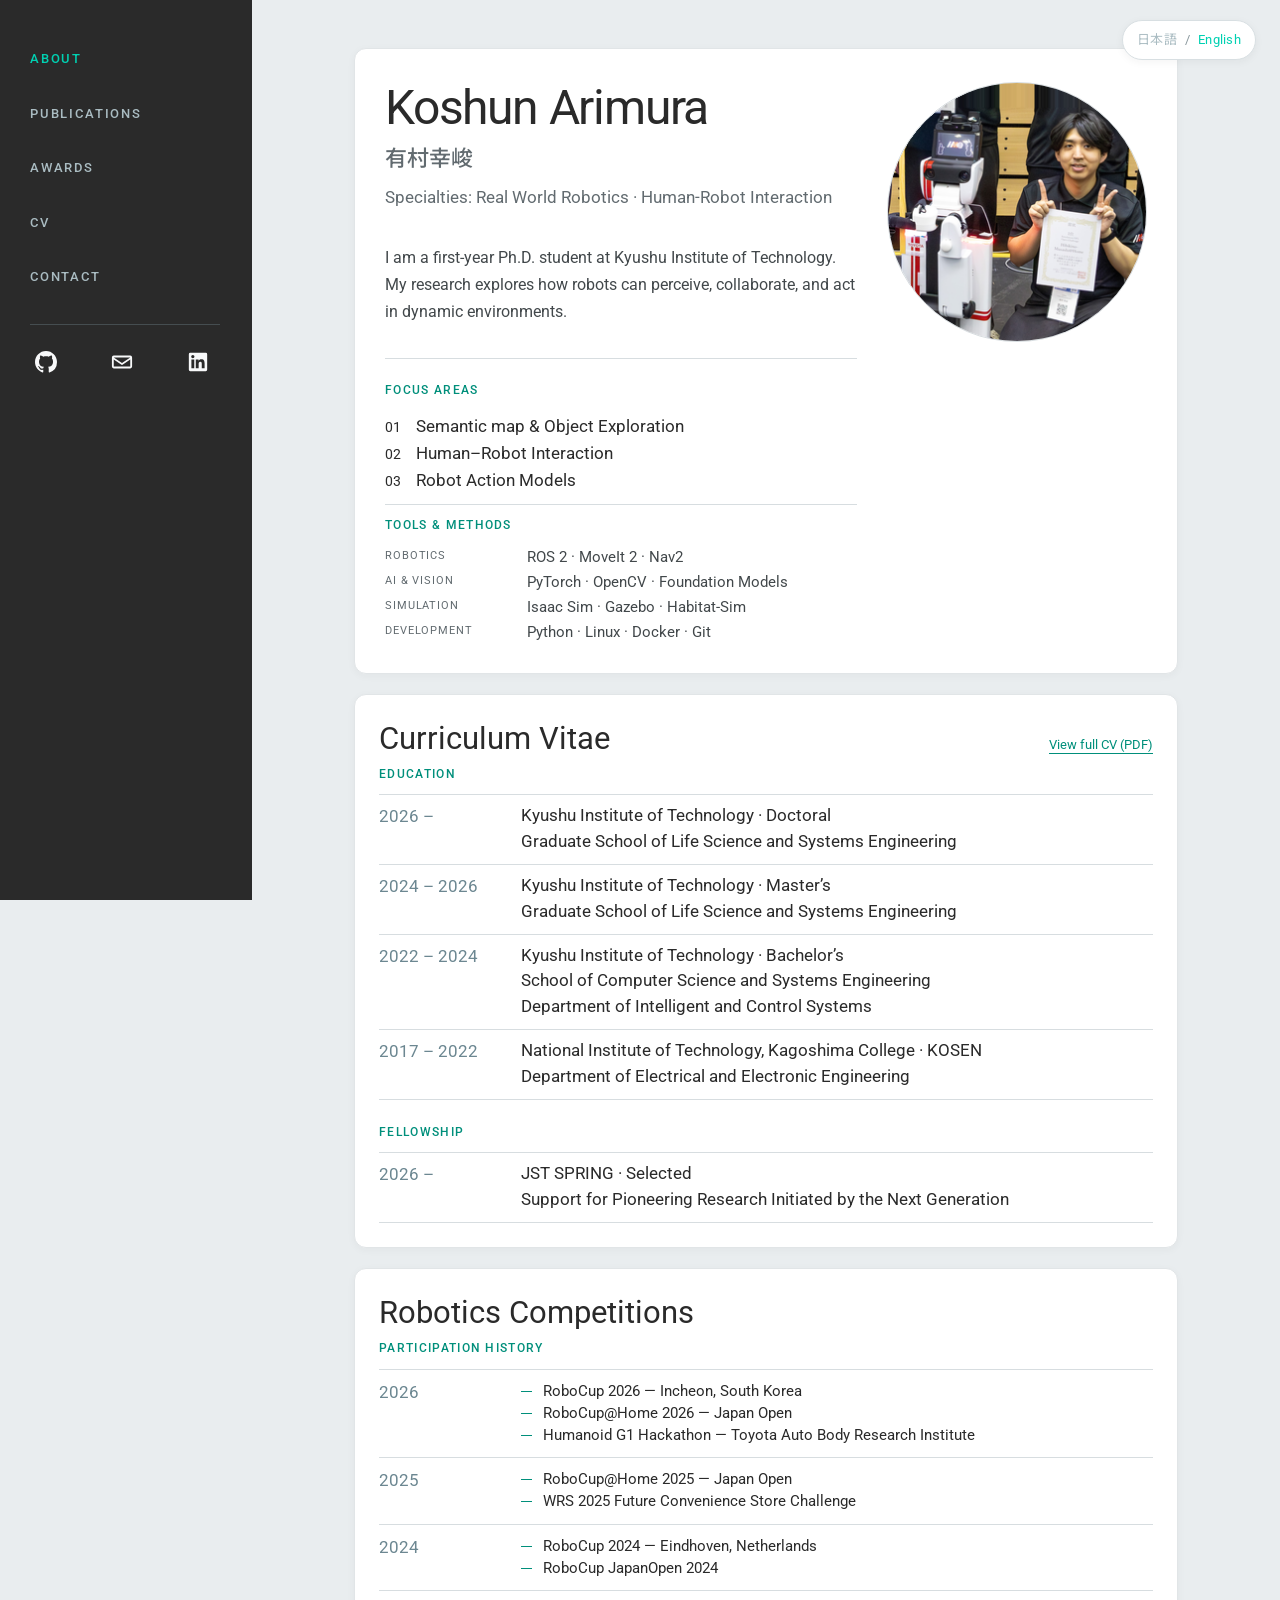
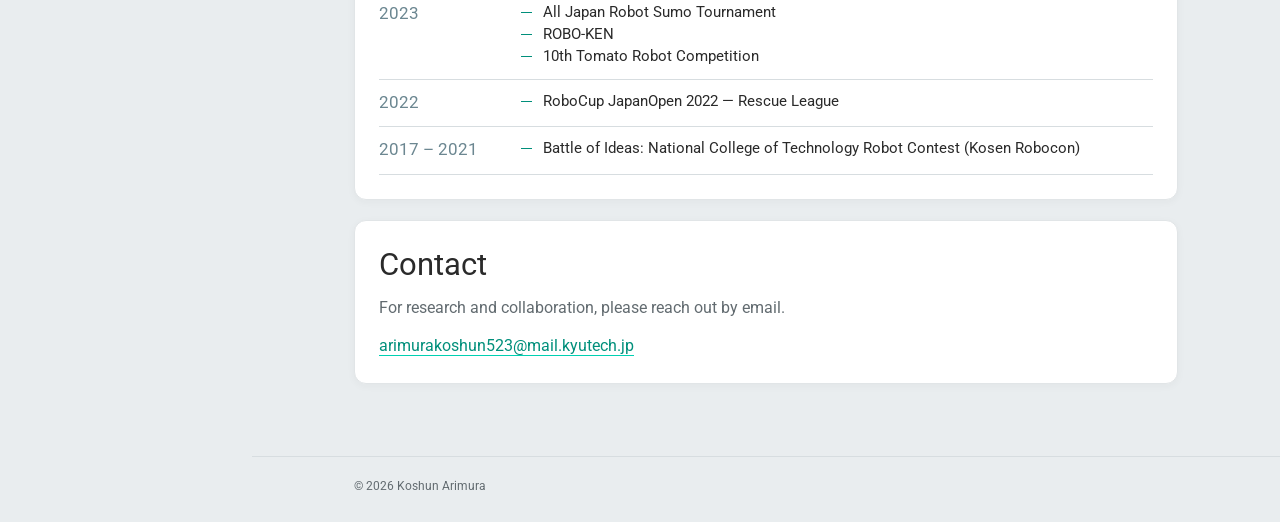
<file: index.html>
<!doctype html>
<html lang="en">
<head>
    <meta charset="utf-8">
    <meta name="viewport" content="width=device-width, initial-scale=1">
    <meta name="description" content="有村幸峻（Koshun Arimura）. Ph.D. student at Kyushu Institute of Technology researching open-world robotics and human-robot interaction.">
    <meta property="og:site_name" content="Koshun Arimura">
    <meta property="og:title" content="Koshun Arimura | 有村幸峻 — Robotics Researcher">
    <meta property="og:description" content="有村幸峻（Koshun Arimura）. Ph.D. student at Kyushu Institute of Technology researching open-world robotics and human-robot interaction.">
    <meta property="og:url" content="https://arimurakoshun.github.io/">
    <meta property="og:type" content="website">
    <meta property="og:image" content="https://arimurakoshun.github.io/images/portrait-circle.png">
    <title>Koshun Arimura | 有村幸峻 — Robotics Researcher</title>
    <link rel="alternate" hreflang="en" href="https://arimurakoshun.github.io/">
    <link rel="alternate" hreflang="ja" href="https://arimurakoshun.github.io/ja/">
    <link rel="alternate" hreflang="x-default" href="https://arimurakoshun.github.io/">
    <link rel="icon" href="/favicon.ico" sizes="32x32">
    <link rel="icon" href="/favicon.png" type="image/png" sizes="192x192">
    <link rel="apple-touch-icon" href="/apple-touch-icon.png">
    <link rel="preconnect" href="https://fonts.googleapis.com">
    <link rel="preconnect" href="https://fonts.gstatic.com" crossorigin>
    <link href="https://fonts.googleapis.com/css2?family=Roboto:wght@400;500;600&family=Noto+Sans+JP:wght@400;500;600&family=Oswald:wght@400;500&family=Playfair+Display:wght@400;500&display=swap" rel="stylesheet">
    <link rel="stylesheet" href="styles.css?v=25">
    <script type="application/ld+json">
    {"@context":"https://schema.org","@type":"Person","name":"Koshun Arimura","alternateName":["Arimura Koshun","有村幸峻","Arimura Koushun"],"url":"https://arimurakoshun.github.io","jobTitle":"Ph.D. Student","affiliation":{"@type":"CollegeOrUniversity","name":"Kyushu Institute of Technology"},"knowsAbout":["Open-World Robotics","Human-Robot Interaction","Robot Action Models"]}
    </script>
    <script type="application/ld+json">
    {
      "@context": "https://schema.org",
      "@type": "WebSite",
      "name": "Koshun Arimura",
      "alternateName": ["有村幸峻", "arimurakoshun.github.io"],
      "url": "https://arimurakoshun.github.io/"
    }
    </script>
    <script src="main.js?v=2" defer></script>
</head>
<body data-page="about">
    <div id="site-sidebar">
        <aside class="site-sidebar">
            <nav class="sidebar-nav" aria-label="Primary navigation">
                <a href="index.html#about" aria-current="page">About</a>
                <a href="publications.html">Publications</a>
                <a href="awards.html">Awards</a>
                <a href="https://drive.google.com/file/d/1xxpqyVTEw8NTMN-69hKBbmtLLa6-XXoB/view?usp=sharing" target="_blank" rel="noopener noreferrer">CV</a>
                <a href="index.html#contact">Contact</a>
            </nav>
        </aside>
    </div>
    <nav class="language-switch" id="site-language-switch" aria-label="Language">
        <a href="/ja/index.html">日本語</a><span>/</span><a href="/" aria-current="page">English</a>
    </nav>
    <main class="page-main">
        <section class="about-hero content" id="about" aria-labelledby="about-title">
            <div class="hero-grid">
                <div class="hero-copy">
                    <h1 id="about-title">Koshun Arimura</h1>
                    <p class="hero-name-ja" lang="ja">有村幸峻</p>
                    <p class="specialties">Specialties: Real World Robotics · Human-Robot Interaction</p>
                    <div class="intro-copy">
                        <p>I am a first-year Ph.D. student at Kyushu Institute of Technology. My research explores how robots can perceive, collaborate, and act in dynamic environments.</p>
                    </div>
                    <div class="hero-detail">
                        <h2 class="eyebrow">Focus Areas</h2>
                        <ol class="focus-list">
                            <li><span class="focus-index">01</span><span>Semantic map <span class="focus-ampersand">&amp;</span> Object Exploration</span></li>
                            <li><span class="focus-index">02</span>Human–Robot Interaction</li>
                            <li><span class="focus-index">03</span>Robot Action Models</li>
                        </ol>
                    </div>
                    <div class="hero-detail tools-detail">
                        <h2 class="eyebrow">Tools &amp; Methods</h2>
                        <dl class="tool-list">
                            <div><dt>Robotics</dt><dd>ROS 2 · MoveIt 2 · Nav2</dd></div>
                            <div><dt>AI &amp; Vision</dt><dd>PyTorch · OpenCV · Foundation Models</dd></div>
                            <div><dt>Simulation</dt><dd>Isaac Sim · Gazebo · Habitat-Sim</dd></div>
                            <div><dt>Development</dt><dd>Python · Linux · Docker · Git</dd></div>
                        </dl>
                    </div>
                </div>
                <figure class="portrait"><img src="images/portrait-circle.png" alt="Koshun Arimura with a service robot" width="260" height="260"></figure>
            </div>
        </section>

        <section class="section-shell" id="cv" aria-labelledby="cv-title">
            <div class="content">
                <div class="section-title-row">
                    <h2 class="section-title" id="cv-title">Curriculum Vitae</h2>
                    <a class="cv-pdf-link" href="https://drive.google.com/file/d/1xxpqyVTEw8NTMN-69hKBbmtLLa6-XXoB/view?usp=sharing" target="_blank" rel="noopener noreferrer">View full CV (PDF)</a>
                </div>
                <h3 class="eyebrow section-eyebrow">Education</h3>
                <div class="cv-list">
                    <div class="cv-row"><span class="year">2026 –</span><div><p>Kyushu Institute of Technology · Doctoral</p><p>Graduate School of Life Science and Systems Engineering</p></div></div>
                    <div class="cv-row"><span class="year">2024 – 2026</span><div><p>Kyushu Institute of Technology · Master’s</p><p>Graduate School of Life Science and Systems Engineering</p></div></div>
                    <div class="cv-row"><span class="year">2022 – 2024</span><div><p>Kyushu Institute of Technology · Bachelor’s</p><p>School of Computer Science and Systems Engineering</p><p>Department of Intelligent and Control Systems</p></div></div>
                    <div class="cv-row"><span class="year">2017 – 2022</span><div><p>National Institute of Technology, Kagoshima College · KOSEN</p><p>Department of Electrical and Electronic Engineering</p></div></div>
                </div>

                <h3 class="eyebrow section-eyebrow fellowship-heading">Fellowship</h3>
                <div class="cv-list">
                    <div class="cv-row"><span class="year">2026 –</span><div><p>JST SPRING · Selected</p><p>Support for Pioneering Research Initiated by the Next Generation</p></div></div>
                </div>
            </div>
        </section>

        <section class="section-shell" id="competitions" aria-labelledby="competitions-title">
            <div class="content">
                <h2 class="section-title" id="competitions-title">Robotics Competitions</h2>
                <p class="eyebrow section-eyebrow">Participation History</p>
                <div class="competition-list">
                    <div class="competition-row"><span class="year">2026</span><ul><li>RoboCup 2026 — Incheon, South Korea</li><li>RoboCup@Home 2026 — Japan Open</li><li>Humanoid G1 Hackathon — Toyota Auto Body Research Institute</li></ul></div>
                    <div class="competition-row"><span class="year">2025</span><ul><li>RoboCup@Home 2025 — Japan Open</li><li>WRS 2025 Future Convenience Store Challenge</li></ul></div>
                    <div class="competition-row"><span class="year">2024</span><ul><li>RoboCup 2024 — Eindhoven, Netherlands</li><li>RoboCup JapanOpen 2024</li></ul></div>
                    <div class="competition-row"><span class="year">2023</span><ul><li>All Japan Robot Sumo Tournament</li><li>ROBO-KEN</li><li>10th Tomato Robot Competition</li></ul></div>
                    <div class="competition-row"><span class="year">2022</span><ul><li>RoboCup JapanOpen 2022 — Rescue League</li></ul></div>
                    <div class="competition-row"><span class="year">2017 – 2021</span><ul><li>Battle of Ideas: National College of Technology Robot Contest (Kosen Robocon)</li></ul></div>
                </div>
            </div>
        </section>

        <section class="section-shell contact-section" id="contact" aria-labelledby="contact-title">
            <div class="content">
                <h2 class="section-title" id="contact-title">Contact</h2>
                <p>For research and collaboration, please reach out by email.</p>
                <a href="mailto:arimurakoshun523@mail.kyutech.jp">arimurakoshun523@mail.kyutech.jp</a>
            </div>
        </section>
        <footer id="site-footer"></footer>
    </main>
</body>
</html>
</file>
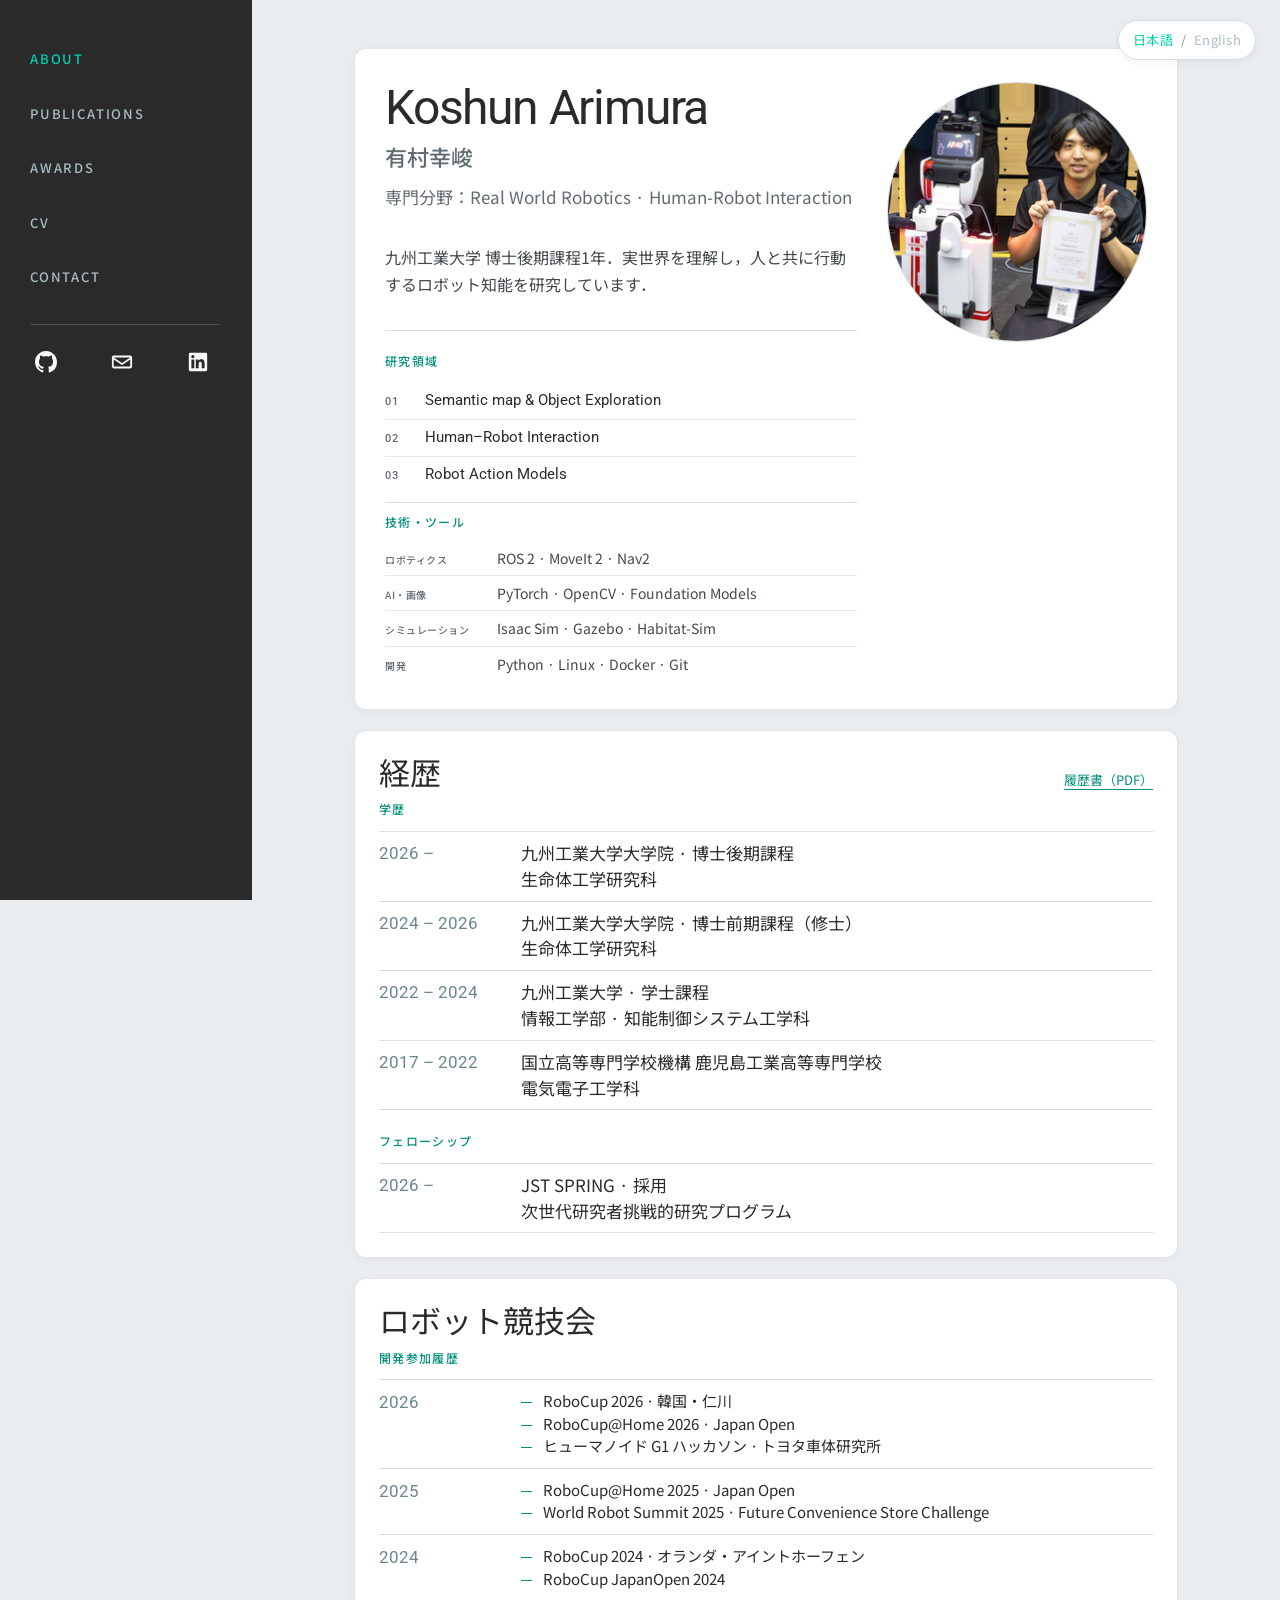
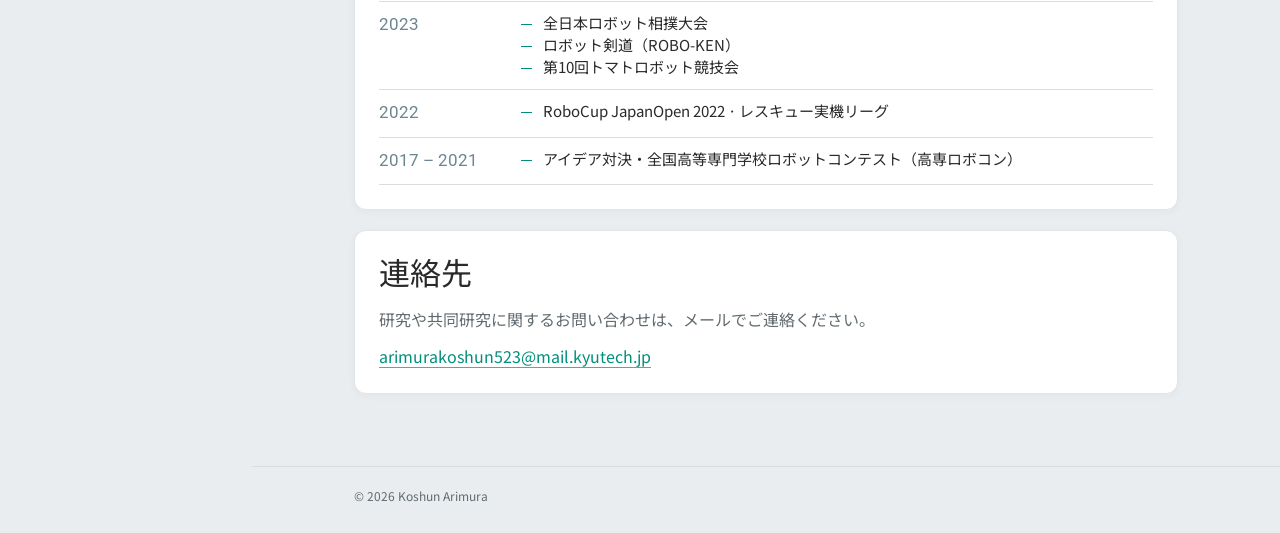
<file: ja/index.html>
<!doctype html>
<html lang="ja">
<head>
    <meta charset="utf-8">
    <meta name="viewport" content="width=device-width, initial-scale=1">
    <meta name="description" content="有村幸峻（Koshun Arimura）の公式サイト。九州工業大学博士後期課程で、実世界ロボティクスとHuman–Robot Interactionを研究しています。">
    <meta property="og:site_name" content="Koshun Arimura">
    <meta property="og:title" content="有村幸峻 | Koshun Arimura — ロボティクス研究者">
    <meta property="og:description" content="九州工業大学博士後期課程。実世界ロボティクスとHuman–Robot Interactionを研究しています。">
    <meta property="og:url" content="https://arimurakoshun.github.io/ja/">
    <meta property="og:type" content="website">
    <meta property="og:image" content="https://arimurakoshun.github.io/images/portrait-circle.png">
    <title>有村幸峻 | Koshun Arimura — ロボティクス研究者</title>
    <link rel="alternate" hreflang="en" href="https://arimurakoshun.github.io/">
    <link rel="alternate" hreflang="ja" href="https://arimurakoshun.github.io/ja/">
    <link rel="alternate" hreflang="x-default" href="https://arimurakoshun.github.io/">
    <link rel="icon" href="/favicon.ico" sizes="32x32">
    <link rel="icon" href="/favicon.png" type="image/png" sizes="192x192">
    <link rel="apple-touch-icon" href="/apple-touch-icon.png">
    <link rel="preconnect" href="https://fonts.googleapis.com">
    <link rel="preconnect" href="https://fonts.gstatic.com" crossorigin>
    <link href="https://fonts.googleapis.com/css2?family=Roboto:wght@400;500;600&family=Noto+Sans+JP:wght@400;500;600&family=Oswald:wght@400;500&family=Playfair+Display:wght@400;500&display=swap" rel="stylesheet">
    <link rel="stylesheet" href="../styles.css?v=25">
    <script type="application/ld+json">
    {"@context":"https://schema.org","@type":"Person","name":"Koshun Arimura","alternateName":["Arimura Koshun","有村幸峻","Arimura Koushun"],"url":"https://arimurakoshun.github.io","jobTitle":"Ph.D. Student","affiliation":{"@type":"CollegeOrUniversity","name":"Kyushu Institute of Technology"},"knowsAbout":["Open-World Robotics","Human-Robot Interaction","Robot Action Models"]}
    </script>
    <script type="application/ld+json">
    {
      "@context": "https://schema.org",
      "@type": "WebSite",
      "name": "Koshun Arimura",
      "alternateName": ["有村幸峻", "arimurakoshun.github.io"],
      "url": "https://arimurakoshun.github.io/"
    }
    </script>
    <script src="../main.js?v=2" defer></script>
</head>
<body data-page="about">
    <div id="site-sidebar">
        <aside class="site-sidebar">
            <nav class="sidebar-nav" aria-label="Primary navigation">
                <a href="index.html#about" aria-current="page">About</a>
                <a href="publications.html">Publications</a>
                <a href="awards.html">Awards</a>
                <a href="https://drive.google.com/file/d/1xxpqyVTEw8NTMN-69hKBbmtLLa6-XXoB/view?usp=sharing" target="_blank" rel="noopener noreferrer">CV</a>
                <a href="index.html#contact">Contact</a>
            </nav>
        </aside>
    </div>
    <nav class="language-switch" id="site-language-switch" aria-label="Language">
        <a href="/ja/index.html" aria-current="page">日本語</a><span>/</span><a href="/">English</a>
    </nav>
    <main class="page-main">
        <section class="about-hero content" id="about" aria-labelledby="about-title">
            <div class="hero-grid">
                <div class="hero-copy">
                    <h1 id="about-title">Koshun Arimura</h1>
                    <p class="hero-name-ja" lang="ja">有村幸峻</p>
                    <p class="specialties">専門分野：Real World Robotics · Human-Robot Interaction</p>
                    <div class="intro-copy">
                        <p>九州工業大学 博士後期課程1年．実世界を理解し，人と共に行動するロボット知能を研究しています．</p>
                    </div>
                    <div class="hero-detail">
                        <h2 class="eyebrow">研究領域</h2>
                        <ol class="focus-list">
                            <li><span class="focus-index">01</span>Semantic map &amp; Object Exploration</li>
                            <li><span class="focus-index">02</span><span>Human–Robot Interaction</span></li>
                            <li><span class="focus-index">03</span><span>Robot Action Models</span></li>
                        </ol>
                    </div>
                    <div class="hero-detail tools-detail">
                        <h2 class="eyebrow">技術・ツール</h2>
                        <dl class="tool-list">
                            <div><dt>ロボティクス</dt><dd>ROS 2 · MoveIt 2 · Nav2</dd></div>
                            <div><dt>AI・画像</dt><dd>PyTorch · OpenCV · Foundation Models</dd></div>
                            <div><dt>シミュレーション</dt><dd>Isaac Sim · Gazebo · Habitat-Sim</dd></div>
                            <div><dt>開発</dt><dd>Python · Linux · Docker · Git</dd></div>
                        </dl>
                    </div>
                </div>
                <figure class="portrait"><img src="../images/portrait-circle.png" alt="サービスロボットと有村幸峻" width="260" height="260"></figure>
            </div>
        </section>

        <section class="section-shell" id="cv" aria-labelledby="cv-title">
            <div class="content">
                <div class="section-title-row">
                    <h2 class="section-title" id="cv-title">経歴</h2>
                    <a class="cv-pdf-link" href="https://drive.google.com/file/d/1xxpqyVTEw8NTMN-69hKBbmtLLa6-XXoB/view?usp=sharing" target="_blank" rel="noopener noreferrer">履歴書（PDF）</a>
                </div>
                <h3 class="eyebrow section-eyebrow">学歴</h3>
                <div class="cv-list">
                    <div class="cv-row"><span class="year">2026 –</span><div><p>九州工業大学大学院 · 博士後期課程</p><p>生命体工学研究科</p></div></div>
                    <div class="cv-row"><span class="year">2024 – 2026</span><div><p>九州工業大学大学院 · 博士前期課程（修士）</p><p>生命体工学研究科</p></div></div>
                    <div class="cv-row"><span class="year">2022 – 2024</span><div><p>九州工業大学 · 学士課程</p><p>情報工学部 · 知能制御システム工学科</p></div></div>
                    <div class="cv-row"><span class="year">2017 – 2022</span><div><p>国立高等専門学校機構 鹿児島工業高等専門学校</p><p>電気電子工学科</p></div></div>
                </div>

                <h3 class="eyebrow section-eyebrow fellowship-heading">フェローシップ</h3>
                <div class="cv-list">
                    <div class="cv-row"><span class="year">2026 –</span><div><p>JST SPRING · 採用</p><p>次世代研究者挑戦的研究プログラム</p></div></div>
                </div>
            </div>
        </section>

        <section class="section-shell" id="competitions" aria-labelledby="competitions-title">
            <div class="content">
                <h2 class="section-title" id="competitions-title">ロボット競技会</h2>
                <p class="eyebrow section-eyebrow">開発参加履歴</p>
                <div class="competition-list">
                    <div class="competition-row"><span class="year">2026</span><ul><li>RoboCup 2026 · 韓国・仁川</li><li>RoboCup@Home 2026 · Japan Open</li><li>ヒューマノイド G1 ハッカソン · トヨタ車体研究所</li></ul></div>
                    <div class="competition-row"><span class="year">2025</span><ul><li>RoboCup@Home 2025 · Japan Open</li><li>World Robot Summit 2025 · Future Convenience Store Challenge</li></ul></div>
                    <div class="competition-row"><span class="year">2024</span><ul><li>RoboCup 2024 · オランダ・アイントホーフェン</li><li>RoboCup JapanOpen 2024</li></ul></div>
                    <div class="competition-row"><span class="year">2023</span><ul><li>全日本ロボット相撲大会</li><li>ロボット剣道（ROBO-KEN）</li><li>第10回トマトロボット競技会</li></ul></div>
                    <div class="competition-row"><span class="year">2022</span><ul><li>RoboCup JapanOpen 2022 · レスキュー実機リーグ</li></ul></div>
                    <div class="competition-row"><span class="year">2017 – 2021</span><ul><li>アイデア対決・全国高等専門学校ロボットコンテスト（高専ロボコン）</li></ul></div>
                </div>
            </div>
        </section>

        <section class="section-shell contact-section" id="contact" aria-labelledby="contact-title">
            <div class="content">
                <h2 class="section-title" id="contact-title">連絡先</h2>
                <p>研究や共同研究に関するお問い合わせは、メールでご連絡ください。</p>
                <a href="mailto:arimurakoshun523@mail.kyutech.jp">arimurakoshun523@mail.kyutech.jp</a>
            </div>
        </section>
        <footer id="site-footer"></footer>
    </main>
</body>
</html>
</file>
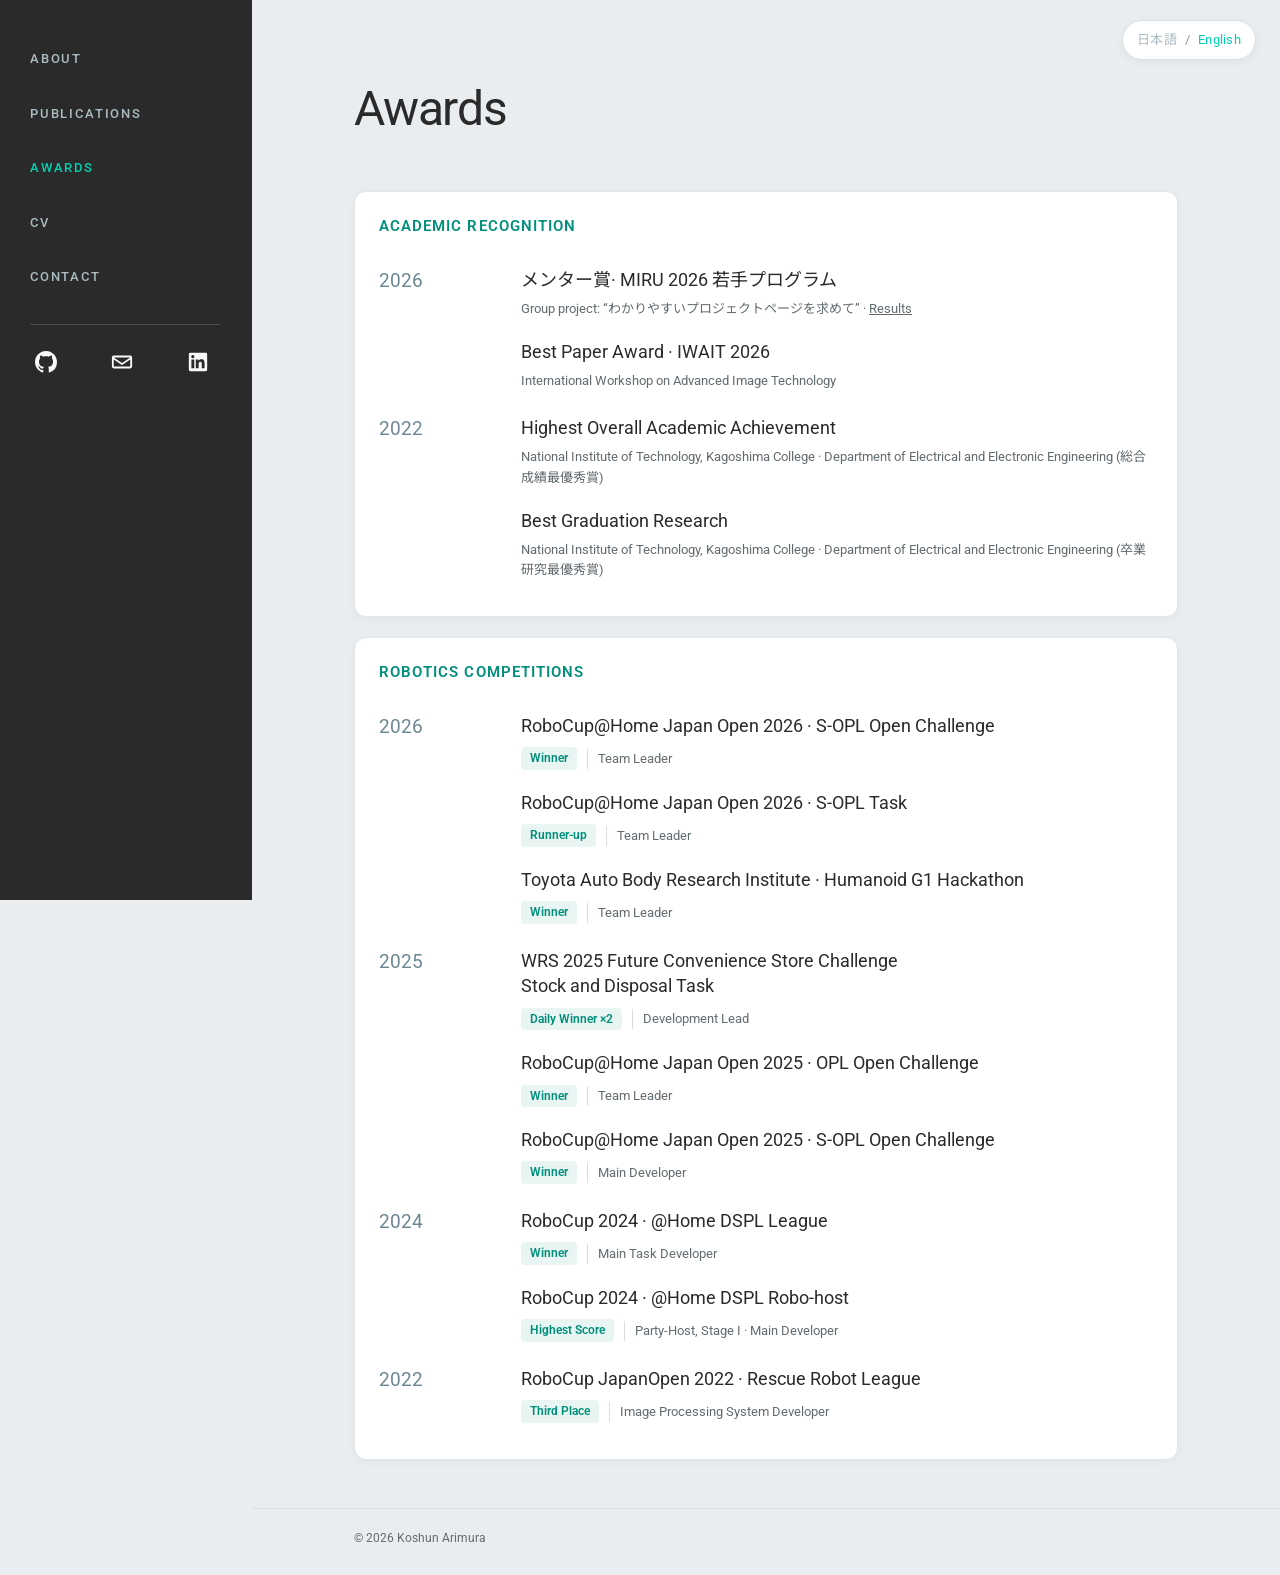
<file: awards.html>
<!doctype html>
<html lang="en">
<head>
    <meta charset="utf-8">
    <meta name="viewport" content="width=device-width, initial-scale=1">
    <meta name="description" content="Academic awards and robotics competition results of Koshun Arimura.">
    <title>Awards — Koshun Arimura | 有村幸峻</title>
    <link rel="alternate" hreflang="en" href="https://arimurakoshun.github.io/awards.html">
    <link rel="alternate" hreflang="ja" href="https://arimurakoshun.github.io/ja/awards.html">
    <link rel="alternate" hreflang="x-default" href="https://arimurakoshun.github.io/awards.html">
    <link rel="icon" href="/favicon.ico" sizes="32x32">
    <link rel="icon" href="/favicon.png" type="image/png" sizes="192x192">
    <link rel="apple-touch-icon" href="/apple-touch-icon.png">
    <link rel="preconnect" href="https://fonts.googleapis.com">
    <link rel="preconnect" href="https://fonts.gstatic.com" crossorigin>
    <link href="https://fonts.googleapis.com/css2?family=Roboto:wght@400;500;600&family=Noto+Sans+JP:wght@400;500;600&family=Oswald:wght@400;500&family=Playfair+Display:wght@400;500&display=swap" rel="stylesheet">
    <link rel="stylesheet" href="styles.css?v=25">
    <script src="main.js?v=2" defer></script>
</head>
<body data-page="awards">
    <div id="site-sidebar"></div>
    <nav class="language-switch" id="site-language-switch" aria-label="Language">
        <a href="/ja/awards.html">日本語</a><span>/</span><a href="/awards.html" aria-current="page">English</a>
    </nav>
    <main class="page-main">
        <div class="content page-content">
            <header class="page-header">
                <h1>Awards</h1>
            </header>

            <section class="awards-section" aria-labelledby="academic-awards-title">
                <h2 class="eyebrow section-eyebrow" id="academic-awards-title">Academic Recognition</h2>
                <div class="award-year-group">
                    <span class="year">2026</span>
                    <div class="award-entries">
                        <div class="award-entry"><h3>メンター賞· MIRU 2026 若手プログラム</h3><p class="award-description">Group project: “わかりやすいプロジェクトページを求めて” · <a href="https://sites.google.com/view/miru2026wakate/%E6%88%90%E6%9E%9C%E5%A0%B1%E5%91%8A#h.m5z1j8tme6vv" target="_blank" rel="noopener noreferrer">Results</a></p></div>
                        <div class="award-entry"><h3>Best Paper Award · IWAIT 2026</h3><p class="award-description">International Workshop on Advanced Image Technology</p></div>
                    </div>
                </div>
                <div class="award-year-group">
                    <span class="year">2022</span>
                    <div class="award-entries">
                        <div class="award-entry"><h3>Highest Overall Academic Achievement</h3><p class="award-description">National Institute of Technology, Kagoshima College · Department of Electrical and Electronic Engineering (総合成績最優秀賞)</p></div>
                        <div class="award-entry"><h3>Best Graduation Research</h3><p class="award-description">National Institute of Technology, Kagoshima College · Department of Electrical and Electronic Engineering (卒業研究最優秀賞)</p></div>
                    </div>
                </div>
            </section>

            <section class="awards-section" aria-labelledby="robotics-awards-title">
                <h2 class="eyebrow section-eyebrow" id="robotics-awards-title">Robotics Competitions</h2>
                <div class="award-year-group">
                    <span class="year">2026</span>
                    <div class="award-entries">
                        <div class="award-entry"><h3>RoboCup@Home Japan Open 2026 · S-OPL Open Challenge</h3><p class="award-meta"><strong>Winner</strong><span>Team Leader</span></p></div>
                        <div class="award-entry"><h3>RoboCup@Home Japan Open 2026 · S-OPL Task</h3><p class="award-meta"><strong>Runner-up</strong><span>Team Leader</span></p></div>
                        <div class="award-entry"><h3>Toyota Auto Body Research Institute · Humanoid G1 Hackathon</h3><p class="award-meta"><strong>Winner</strong><span>Team Leader</span></p></div>
                    </div>
                </div>
                <div class="award-year-group">
                    <span class="year">2025</span>
                    <div class="award-entries">
                        <div class="award-entry"><h3>WRS 2025 Future Convenience Store Challenge<br>Stock and Disposal Task</h3><p class="award-meta"><strong>Daily Winner ×2</strong><span>Development Lead</span></p></div>
                        <div class="award-entry"><h3>RoboCup@Home Japan Open 2025 · OPL Open Challenge</h3><p class="award-meta"><strong>Winner</strong><span>Team Leader</span></p></div>
                        <div class="award-entry"><h3>RoboCup@Home Japan Open 2025 · S-OPL Open Challenge</h3><p class="award-meta"><strong>Winner</strong><span>Main Developer</span></p></div>
                    </div>
                </div>
                <div class="award-year-group">
                    <span class="year">2024</span>
                    <div class="award-entries">
                        <div class="award-entry"><h3>RoboCup 2024 · @Home DSPL League</h3><p class="award-meta"><strong>Winner</strong><span>Main Task Developer</span></p></div>
                        <div class="award-entry"><h3>RoboCup 2024 · @Home DSPL Robo-host</h3><p class="award-meta"><strong>Highest Score</strong><span>Party-Host, Stage I · Main Developer</span></p></div>
                    </div>
                </div>
                <div class="award-year-group">
                    <span class="year">2022</span>
                    <div class="award-entries">
                        <div class="award-entry"><h3>RoboCup JapanOpen 2022 · Rescue Robot League</h3><p class="award-meta"><strong>Third Place</strong><span>Image Processing System Developer</span></p></div>
                    </div>
                </div>
            </section>
        </div>
        <footer id="site-footer"></footer>
    </main>
</body>
</html>
</file>
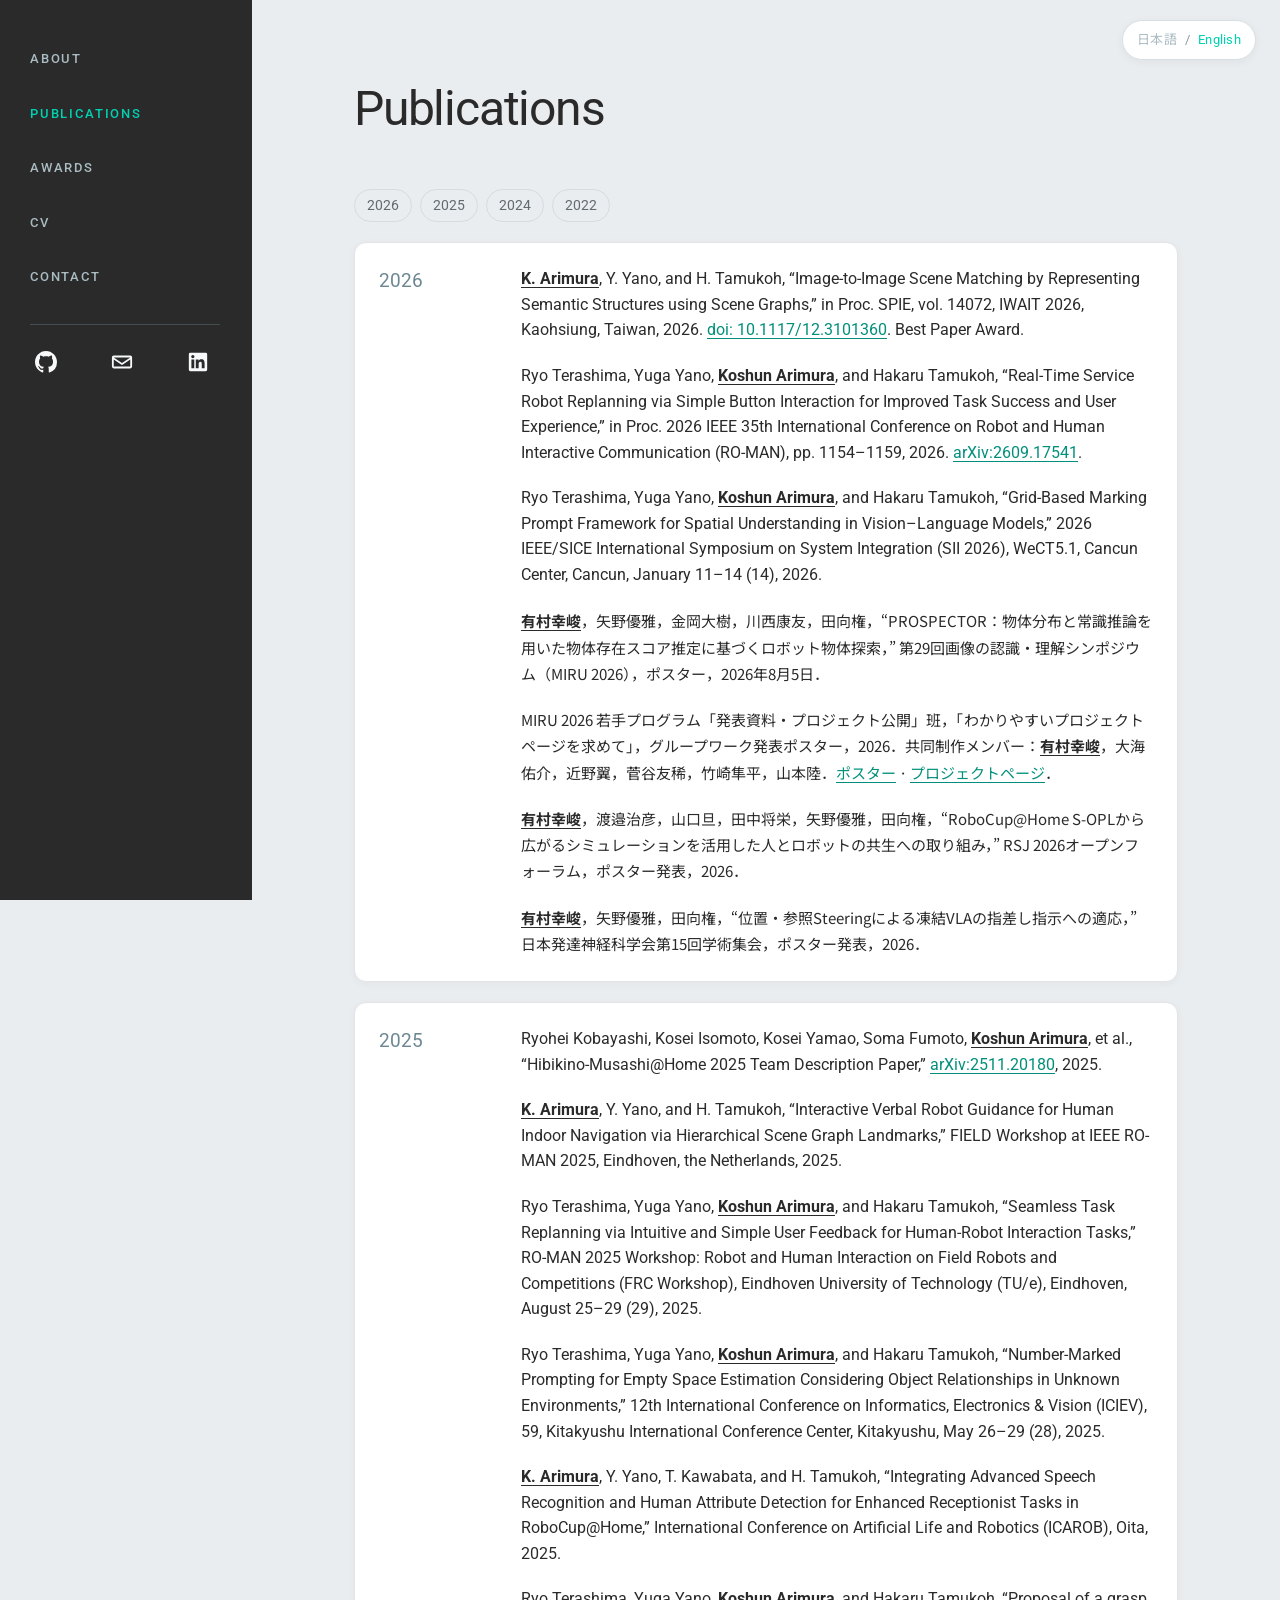
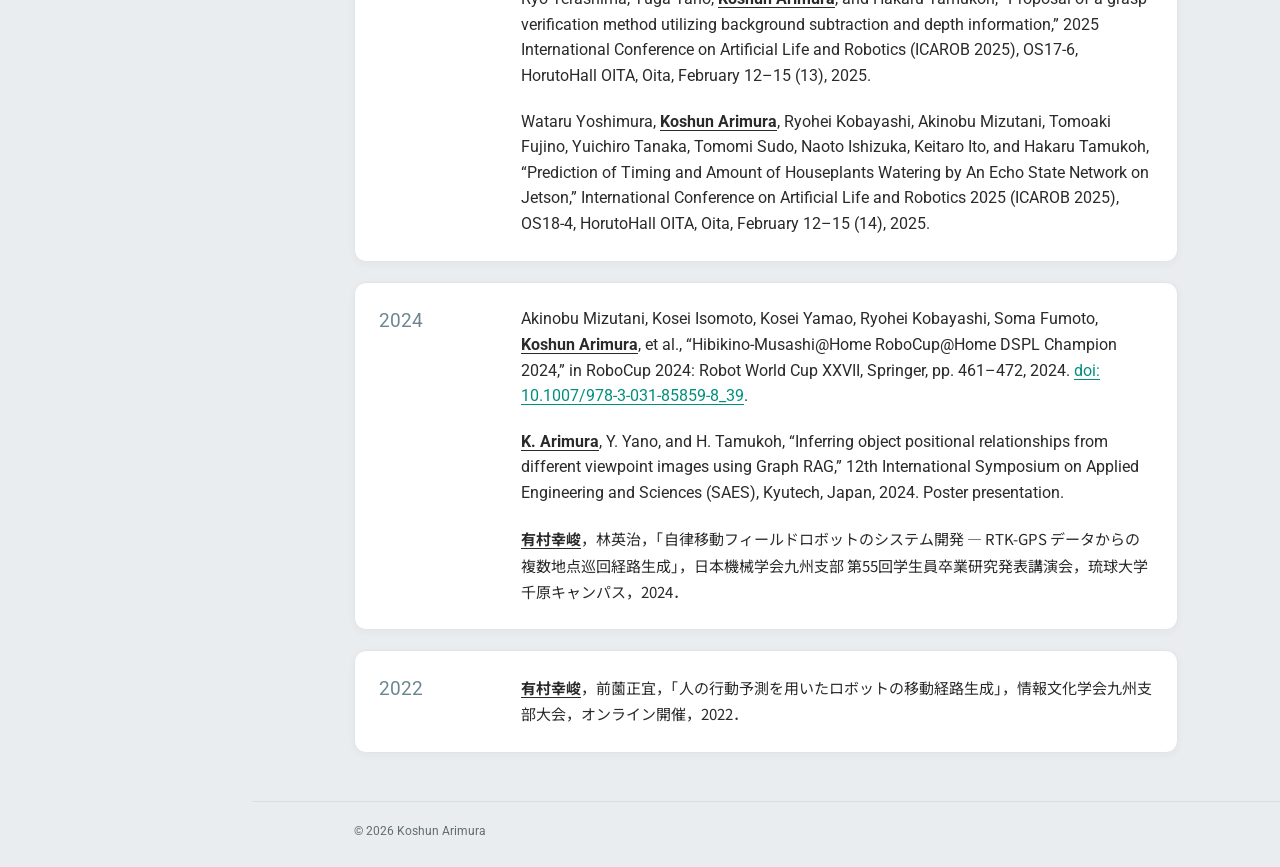
<file: publications.html>
<!doctype html>
<html lang="en">
<head>
    <meta charset="utf-8">
    <meta name="viewport" content="width=device-width, initial-scale=1">
    <meta name="description" content="Publications and conference presentations by Koshun Arimura.">
    <title>Publications — Koshun Arimura | 有村幸峻</title>
    <link rel="alternate" hreflang="en" href="https://arimurakoshun.github.io/publications.html">
    <link rel="alternate" hreflang="ja" href="https://arimurakoshun.github.io/ja/publications.html">
    <link rel="alternate" hreflang="x-default" href="https://arimurakoshun.github.io/publications.html">
    <link rel="icon" href="/favicon.ico" sizes="32x32">
    <link rel="icon" href="/favicon.png" type="image/png" sizes="192x192">
    <link rel="apple-touch-icon" href="/apple-touch-icon.png">
    <link rel="preconnect" href="https://fonts.googleapis.com">
    <link rel="preconnect" href="https://fonts.gstatic.com" crossorigin>
    <link href="https://fonts.googleapis.com/css2?family=Roboto:wght@400;500;600&family=Noto+Sans+JP:wght@400;500;600&family=Oswald:wght@400;500&family=Playfair+Display:wght@400;500&display=swap" rel="stylesheet">
    <link rel="stylesheet" href="styles.css?v=25">
    <script src="main.js?v=2" defer></script>
</head>
<body data-page="publications">
    <div id="site-sidebar"></div>
    <nav class="language-switch" id="site-language-switch" aria-label="Language">
        <a href="/ja/publications.html">日本語</a><span>/</span><a href="/publications.html" aria-current="page">English</a>
    </nav>
    <main class="page-main">
        <div class="content page-content">
            <header class="page-header">
                <h1>Publications</h1>
            </header>

            <nav class="year-nav" aria-label="Jump to publications by year">
                <a href="#pub-2026">2026</a>
                <a href="#pub-2025">2025</a>
                <a href="#pub-2024">2024</a>
                <a href="#pub-2022">2022</a>
            </nav>

            <section class="year-group" aria-labelledby="pub-2026">
                <h2 class="year" id="pub-2026">2026</h2>
                <ul class="citation-list">
                    <li><strong class="author-name">K. Arimura</strong>, Y. Yano, and H. Tamukoh, “Image-to-Image Scene Matching by Representing Semantic Structures using Scene Graphs,” in Proc. SPIE, vol. 14072, IWAIT 2026, Kaohsiung, Taiwan, 2026. <a href="https://doi.org/10.1117/12.3101360" target="_blank" rel="noopener noreferrer">doi: 10.1117/12.3101360</a>. Best Paper Award.</li>
                    <li>Ryo Terashima, Yuga Yano, <strong class="author-name">Koshun Arimura</strong>, and Hakaru Tamukoh, “Real-Time Service Robot Replanning via Simple Button Interaction for Improved Task Success and User Experience,” in Proc. 2026 IEEE 35th International Conference on Robot and Human Interactive Communication (RO-MAN), pp. 1154–1159, 2026. <a href="https://arxiv.org/abs/2609.17541" target="_blank" rel="noopener noreferrer">arXiv:2609.17541</a>.</li>
                    <li>Ryo Terashima, Yuga Yano, <strong class="author-name">Koshun Arimura</strong>, and Hakaru Tamukoh, “Grid-Based Marking Prompt Framework for Spatial Understanding in Vision–Language Models,” 2026 IEEE/SICE International Symposium on System Integration (SII 2026), WeCT5.1, Cancun Center, Cancun, January 11–14 (14), 2026.</li>
                    <li lang="ja"><strong class="author-name">有村幸峻</strong>，矢野優雅，金岡大樹，川西康友，田向権，“PROSPECTOR：物体分布と常識推論を用いた物体存在スコア推定に基づくロボット物体探索，” 第29回画像の認識・理解シンポジウム（MIRU 2026），ポスター，2026年8月5日．</li>
                    <li lang="ja">MIRU 2026 若手プログラム「発表資料・プロジェクト公開」班，「わかりやすいプロジェクトページを求めて」，グループワーク発表ポスター，2026．共同制作メンバー：<strong class="author-name">有村幸峻</strong>，大海佑介，近野翼，菅谷友稀，竹崎隼平，山本陸．<a href="https://drive.google.com/file/d/1B6WQ377VrfpWHrXW50Kb-Wdj5l6gorxK/view?usp=sharing" target="_blank" rel="noopener noreferrer">ポスター</a> · <a href="https://shumpei-takezaki.github.io/MIRU2026_Wakate_Project_Pages/" target="_blank" rel="noopener noreferrer">プロジェクトページ</a>．</li>
                    <li lang="ja"><strong class="author-name">有村幸峻</strong>，渡邉治彦，山口旦，田中将栄，矢野優雅，田向権，“RoboCup@Home S-OPLから広がるシミュレーションを活用した人とロボットの共生への取り組み，” RSJ 2026オープンフォーラム，ポスター発表，2026．</li>
                    <li lang="ja"><strong class="author-name">有村幸峻</strong>，矢野優雅，田向権，“位置・参照Steeringによる凍結VLAの指差し指示への適応，” 日本発達神経科学会第15回学術集会，ポスター発表，2026．</li>
                </ul>
            </section>

            <section class="year-group" aria-labelledby="pub-2025">
                <h2 class="year" id="pub-2025">2025</h2>
                <ul class="citation-list">
                    <li>Ryohei Kobayashi, Kosei Isomoto, Kosei Yamao, Soma Fumoto, <strong class="author-name">Koshun Arimura</strong>, et al., “Hibikino-Musashi@Home 2025 Team Description Paper,” <a href="https://arxiv.org/abs/2511.20180" target="_blank" rel="noopener noreferrer">arXiv:2511.20180</a>, 2025.</li>
                    <li><strong class="author-name">K. Arimura</strong>, Y. Yano, and H. Tamukoh, “Interactive Verbal Robot Guidance for Human Indoor Navigation via Hierarchical Scene Graph Landmarks,” FIELD Workshop at IEEE RO-MAN 2025, Eindhoven, the Netherlands, 2025.</li>
                    <li>Ryo Terashima, Yuga Yano, <strong class="author-name">Koshun Arimura</strong>, and Hakaru Tamukoh, “Seamless Task Replanning via Intuitive and Simple User Feedback for Human-Robot Interaction Tasks,” RO-MAN 2025 Workshop: Robot and Human Interaction on Field Robots and Competitions (FRC Workshop), Eindhoven University of Technology (TU/e), Eindhoven, August 25–29 (29), 2025.</li>
                    <li>Ryo Terashima, Yuga Yano, <strong class="author-name">Koshun Arimura</strong>, and Hakaru Tamukoh, “Number-Marked Prompting for Empty Space Estimation Considering Object Relationships in Unknown Environments,” 12th International Conference on Informatics, Electronics &amp; Vision (ICIEV), 59, Kitakyushu International Conference Center, Kitakyushu, May 26–29 (28), 2025.</li>
                    <li><strong class="author-name">K. Arimura</strong>, Y. Yano, T. Kawabata, and H. Tamukoh, “Integrating Advanced Speech Recognition and Human Attribute Detection for Enhanced Receptionist Tasks in RoboCup@Home,” International Conference on Artificial Life and Robotics (ICAROB), Oita, 2025.</li>
                    <li>Ryo Terashima, Yuga Yano, <strong class="author-name">Koshun Arimura</strong>, and Hakaru Tamukoh, “Proposal of a grasp verification method utilizing background subtraction and depth information,” 2025 International Conference on Artificial Life and Robotics (ICAROB 2025), OS17-6, HorutoHall OITA, Oita, February 12–15 (13), 2025.</li>
                    <li>Wataru Yoshimura, <strong class="author-name">Koshun Arimura</strong>, Ryohei Kobayashi, Akinobu Mizutani, Tomoaki Fujino, Yuichiro Tanaka, Tomomi Sudo, Naoto Ishizuka, Keitaro Ito, and Hakaru Tamukoh, “Prediction of Timing and Amount of Houseplants Watering by An Echo State Network on Jetson,” International Conference on Artificial Life and Robotics 2025 (ICAROB 2025), OS18-4, HorutoHall OITA, Oita, February 12–15 (14), 2025.</li>
                </ul>
            </section>

            <section class="year-group" aria-labelledby="pub-2024">
                <h2 class="year" id="pub-2024">2024</h2>
                <ul class="citation-list">
                    <li>Akinobu Mizutani, Kosei Isomoto, Kosei Yamao, Ryohei Kobayashi, Soma Fumoto, <strong class="author-name">Koshun Arimura</strong>, et al., “Hibikino-Musashi@Home RoboCup@Home DSPL Champion 2024,” in RoboCup 2024: Robot World Cup XXVII, Springer, pp. 461–472, 2024. <a href="https://doi.org/10.1007/978-3-031-85859-8_39" target="_blank" rel="noopener noreferrer">doi: 10.1007/978-3-031-85859-8_39</a>.</li>
                    <li><strong class="author-name">K. Arimura</strong>, Y. Yano, and H. Tamukoh, “Inferring object positional relationships from different viewpoint images using Graph RAG,” 12th International Symposium on Applied Engineering and Sciences (SAES), Kyutech, Japan, 2024. Poster presentation.</li>
                    <li lang="ja"><strong class="author-name">有村幸峻</strong>，林英治，「自律移動フィールドロボットのシステム開発 — RTK-GPS データからの複数地点巡回経路生成」，日本機械学会九州支部 第55回学生員卒業研究発表講演会，琉球大学千原キャンパス，2024．</li>
                </ul>
            </section>

            <section class="year-group" aria-labelledby="pub-2022">
                <h2 class="year" id="pub-2022">2022</h2>
                <ul class="citation-list">
                    <li lang="ja"><strong class="author-name">有村幸峻</strong>，前薗正宜，「人の行動予測を用いたロボットの移動経路生成」，情報文化学会九州支部大会，オンライン開催，2022．</li>
                </ul>
            </section>
        </div>
        <footer id="site-footer"></footer>
    </main>
</body>
</html>
</file>
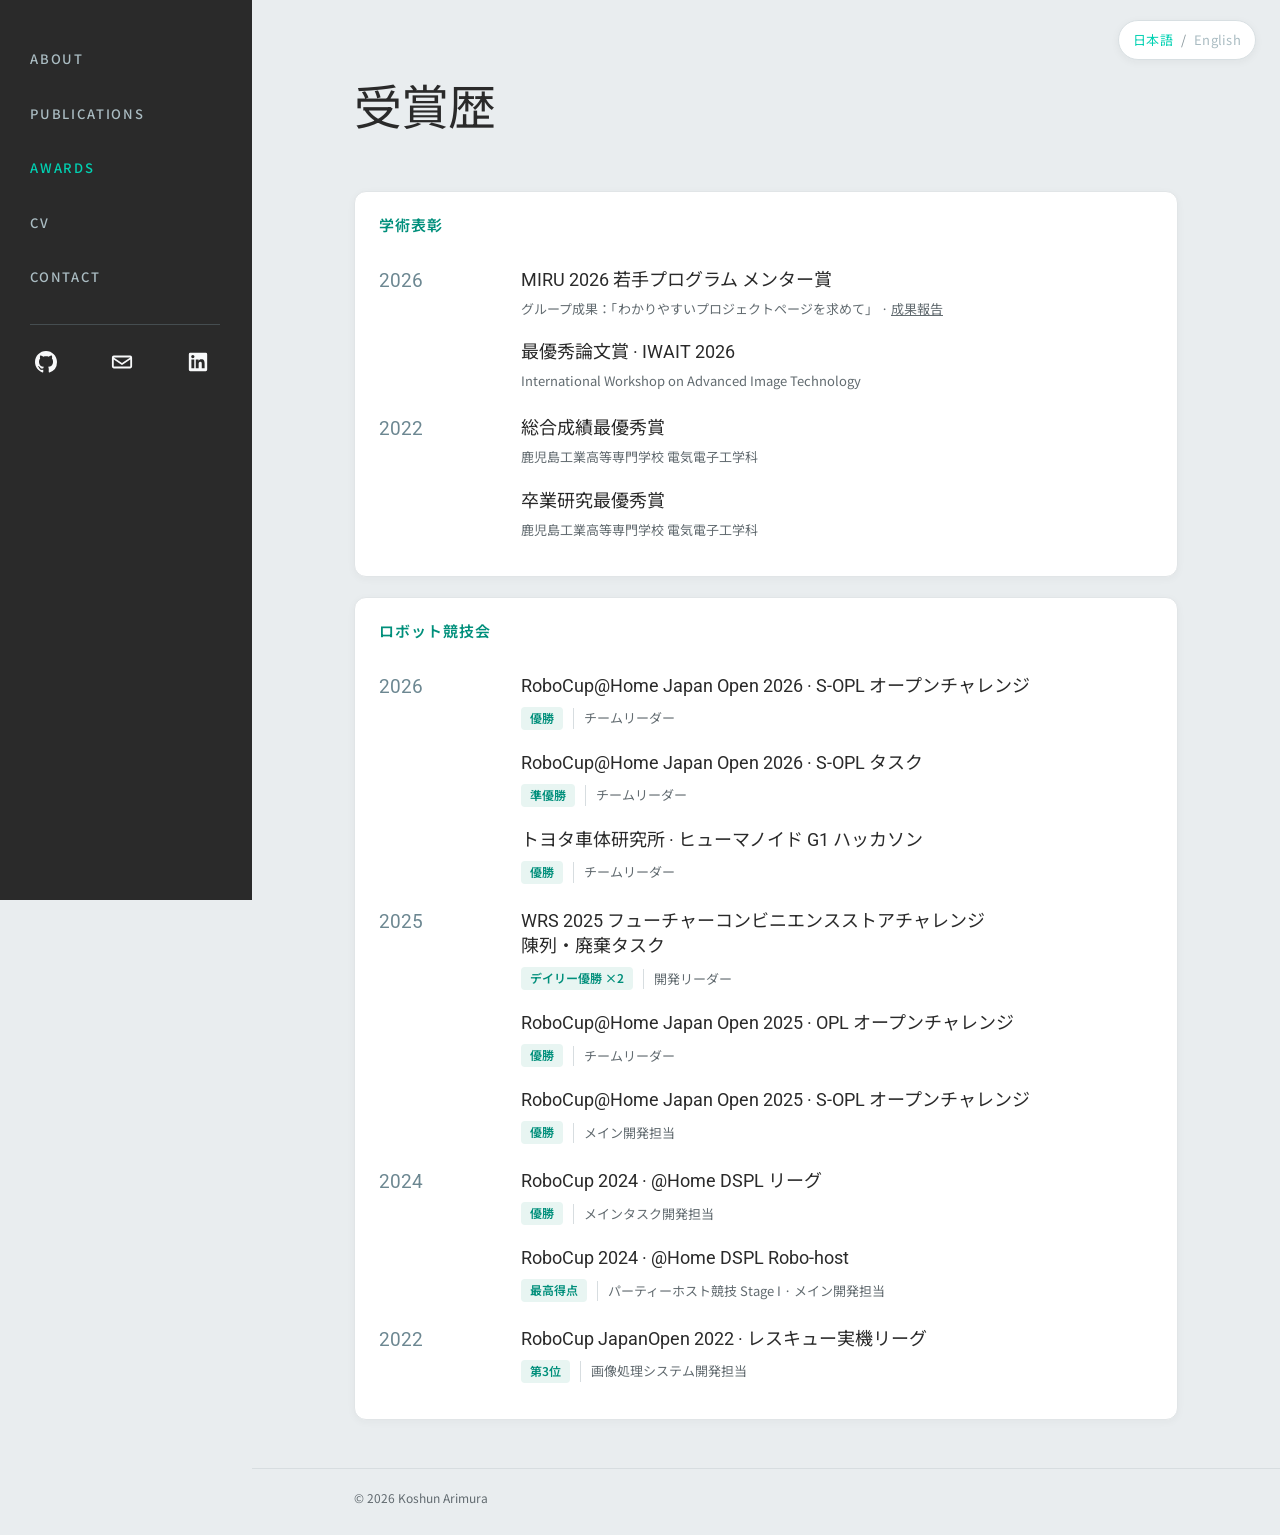
<file: ja/awards.html>
<!doctype html>
<html lang="ja">
<head>
    <meta charset="utf-8">
    <meta name="viewport" content="width=device-width, initial-scale=1">
    <meta name="description" content="有村幸峻の学術表彰とロボット競技会の受賞歴。">
    <meta property="og:site_name" content="有村幸峻 | Koshun Arimura">
    <meta property="og:title" content="受賞歴 | 有村幸峻">
    <meta property="og:description" content="有村幸峻の学術表彰とロボット競技会の受賞歴。">
    <meta property="og:url" content="https://arimurakoshun.github.io/ja/awards.html">
    <meta property="og:type" content="website">
    <meta property="og:image" content="https://arimurakoshun.github.io/images/portrait-circle.png">
    <title>受賞歴 | 有村幸峻 — Koshun Arimura</title>
    <link rel="alternate" hreflang="en" href="https://arimurakoshun.github.io/awards.html">
    <link rel="alternate" hreflang="ja" href="https://arimurakoshun.github.io/ja/awards.html">
    <link rel="alternate" hreflang="x-default" href="https://arimurakoshun.github.io/awards.html">
    <link rel="icon" href="/favicon.ico" sizes="32x32">
    <link rel="icon" href="/favicon.png" type="image/png" sizes="192x192">
    <link rel="apple-touch-icon" href="/apple-touch-icon.png">
    <link rel="preconnect" href="https://fonts.googleapis.com">
    <link rel="preconnect" href="https://fonts.gstatic.com" crossorigin>
    <link href="https://fonts.googleapis.com/css2?family=Roboto:wght@400;500;600&family=Noto+Sans+JP:wght@400;500;600&family=Oswald:wght@400;500&family=Playfair+Display:wght@400;500&display=swap" rel="stylesheet">
    <link rel="stylesheet" href="../styles.css?v=25">
    <script src="../main.js?v=2" defer></script>
</head>
<body data-page="awards">
    <div id="site-sidebar"></div>
    <nav class="language-switch" id="site-language-switch" aria-label="Language">
        <a href="/ja/awards.html" aria-current="page">日本語</a><span>/</span><a href="/awards.html">English</a>
    </nav>
    <main class="page-main">
        <div class="content page-content">
            <header class="page-header">
                <h1>受賞歴</h1>
            </header>

            <section class="awards-section" aria-labelledby="academic-awards-title">
                <h2 class="eyebrow section-eyebrow" id="academic-awards-title">学術表彰</h2>
                <div class="award-year-group">
                    <span class="year">2026</span>
                    <div class="award-entries">
                        <div class="award-entry"><h3>MIRU 2026 若手プログラム メンター賞</h3><p class="award-description">グループ成果：「わかりやすいプロジェクトページを求めて」 · <a href="https://sites.google.com/view/miru2026wakate/%E6%88%90%E6%9E%9C%E5%A0%B1%E5%91%8A#h.m5z1j8tme6vv" target="_blank" rel="noopener noreferrer">成果報告</a></p></div>
                        <div class="award-entry"><h3>最優秀論文賞 · IWAIT 2026</h3><p class="award-description">International Workshop on Advanced Image Technology</p></div>
                    </div>
                </div>
                <div class="award-year-group">
                    <span class="year">2022</span>
                    <div class="award-entries">
                        <div class="award-entry"><h3>総合成績最優秀賞</h3><p class="award-description">鹿児島工業高等専門学校 電気電子工学科</p></div>
                        <div class="award-entry"><h3>卒業研究最優秀賞</h3><p class="award-description">鹿児島工業高等専門学校 電気電子工学科</p></div>
                    </div>
                </div>
            </section>

            <section class="awards-section" aria-labelledby="robotics-awards-title">
                <h2 class="eyebrow section-eyebrow" id="robotics-awards-title">ロボット競技会</h2>
                <div class="award-year-group">
                    <span class="year">2026</span>
                    <div class="award-entries">
                        <div class="award-entry"><h3>RoboCup@Home Japan Open 2026 · S-OPL オープンチャレンジ</h3><p class="award-meta"><strong>優勝</strong><span>チームリーダー</span></p></div>
                        <div class="award-entry"><h3>RoboCup@Home Japan Open 2026 · S-OPL タスク</h3><p class="award-meta"><strong>準優勝</strong><span>チームリーダー</span></p></div>
                        <div class="award-entry"><h3>トヨタ車体研究所 · ヒューマノイド G1 ハッカソン</h3><p class="award-meta"><strong>優勝</strong><span>チームリーダー</span></p></div>
                    </div>
                </div>
                <div class="award-year-group">
                    <span class="year">2025</span>
                    <div class="award-entries">
                        <div class="award-entry"><h3>WRS 2025 フューチャーコンビニエンスストアチャレンジ<br>陳列・廃棄タスク</h3><p class="award-meta"><strong>デイリー優勝 ×2</strong><span>開発リーダー</span></p></div>
                        <div class="award-entry"><h3>RoboCup@Home Japan Open 2025 · OPL オープンチャレンジ</h3><p class="award-meta"><strong>優勝</strong><span>チームリーダー</span></p></div>
                        <div class="award-entry"><h3>RoboCup@Home Japan Open 2025 · S-OPL オープンチャレンジ</h3><p class="award-meta"><strong>優勝</strong><span>メイン開発担当</span></p></div>
                    </div>
                </div>
                <div class="award-year-group">
                    <span class="year">2024</span>
                    <div class="award-entries">
                        <div class="award-entry"><h3>RoboCup 2024 · @Home DSPL リーグ</h3><p class="award-meta"><strong>優勝</strong><span>メインタスク開発担当</span></p></div>
                        <div class="award-entry"><h3>RoboCup 2024 · @Home DSPL Robo-host</h3><p class="award-meta"><strong>最高得点</strong><span>パーティーホスト競技 Stage I · メイン開発担当</span></p></div>
                    </div>
                </div>
                <div class="award-year-group">
                    <span class="year">2022</span>
                    <div class="award-entries">
                        <div class="award-entry"><h3>RoboCup JapanOpen 2022 · レスキュー実機リーグ</h3><p class="award-meta"><strong>第3位</strong><span>画像処理システム開発担当</span></p></div>
                    </div>
                </div>
            </section>
        </div>
        <footer id="site-footer"></footer>
    </main>
</body>
</html>
</file>
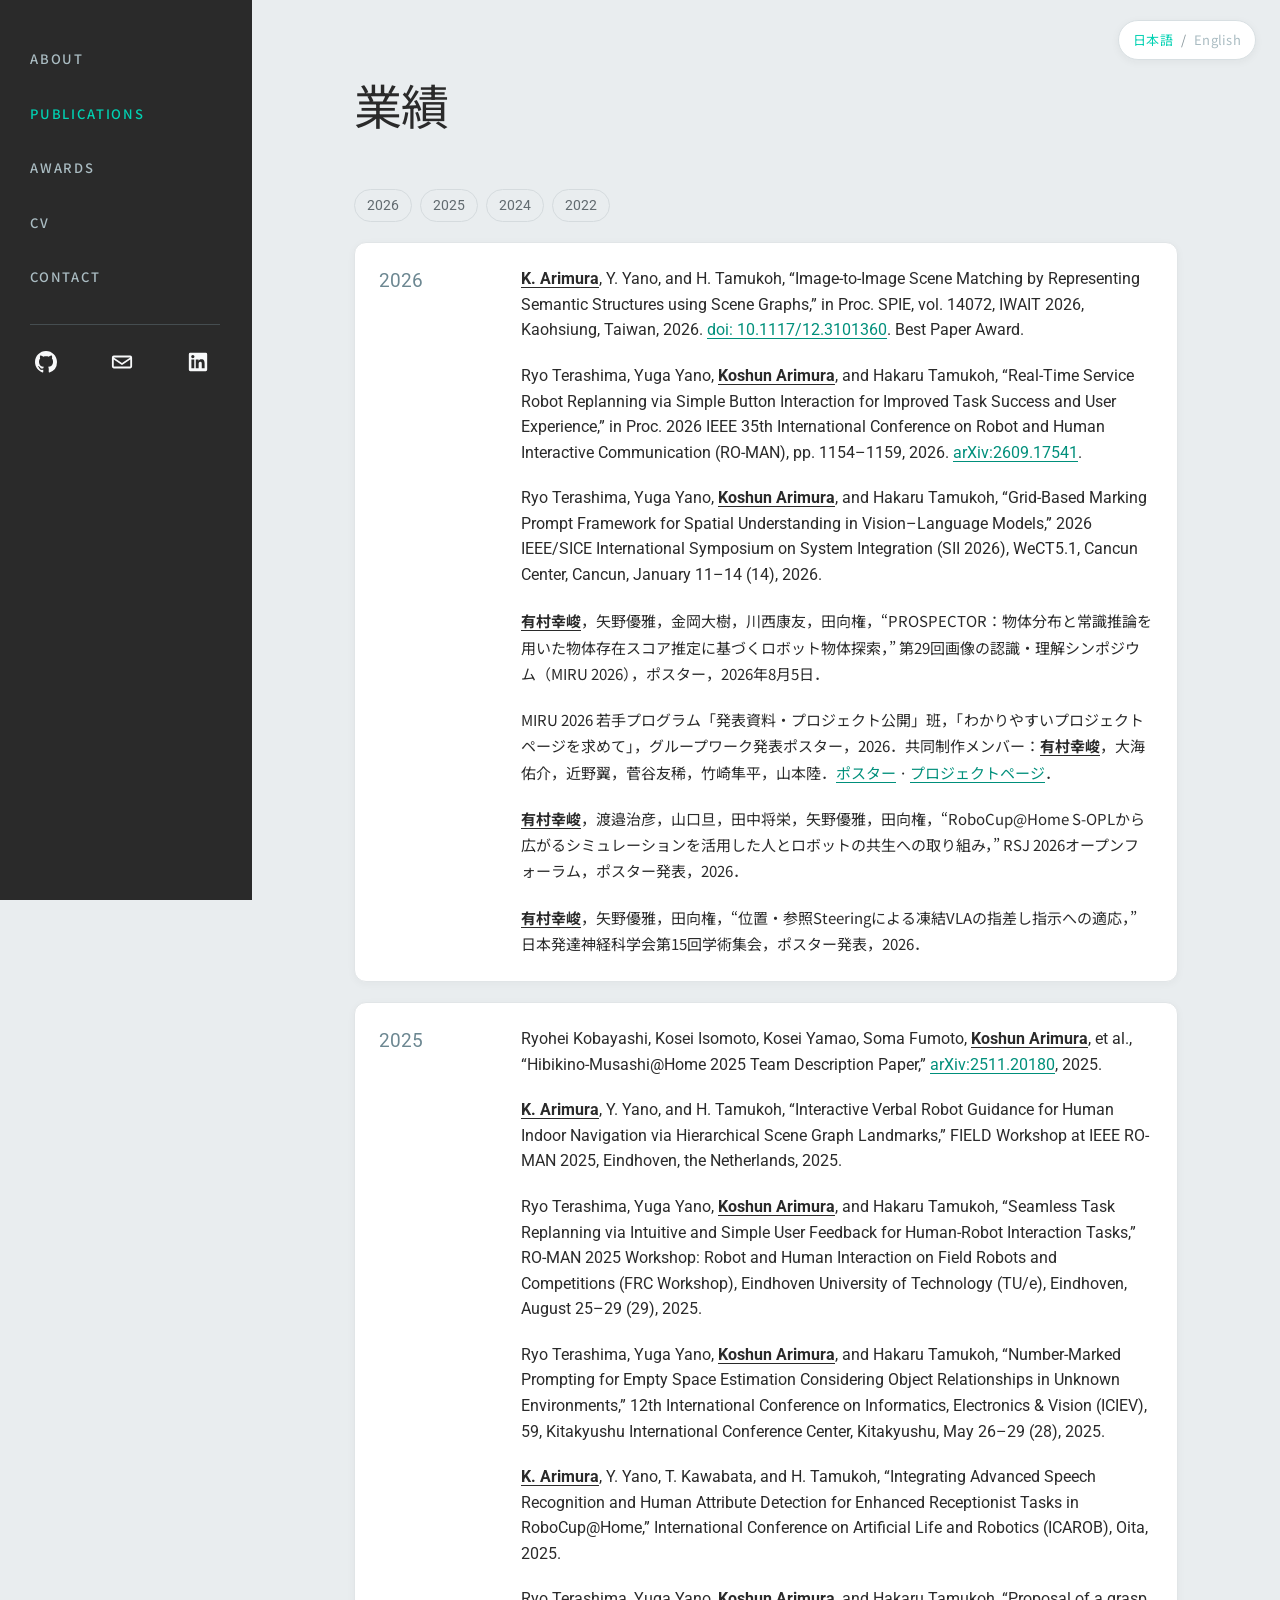
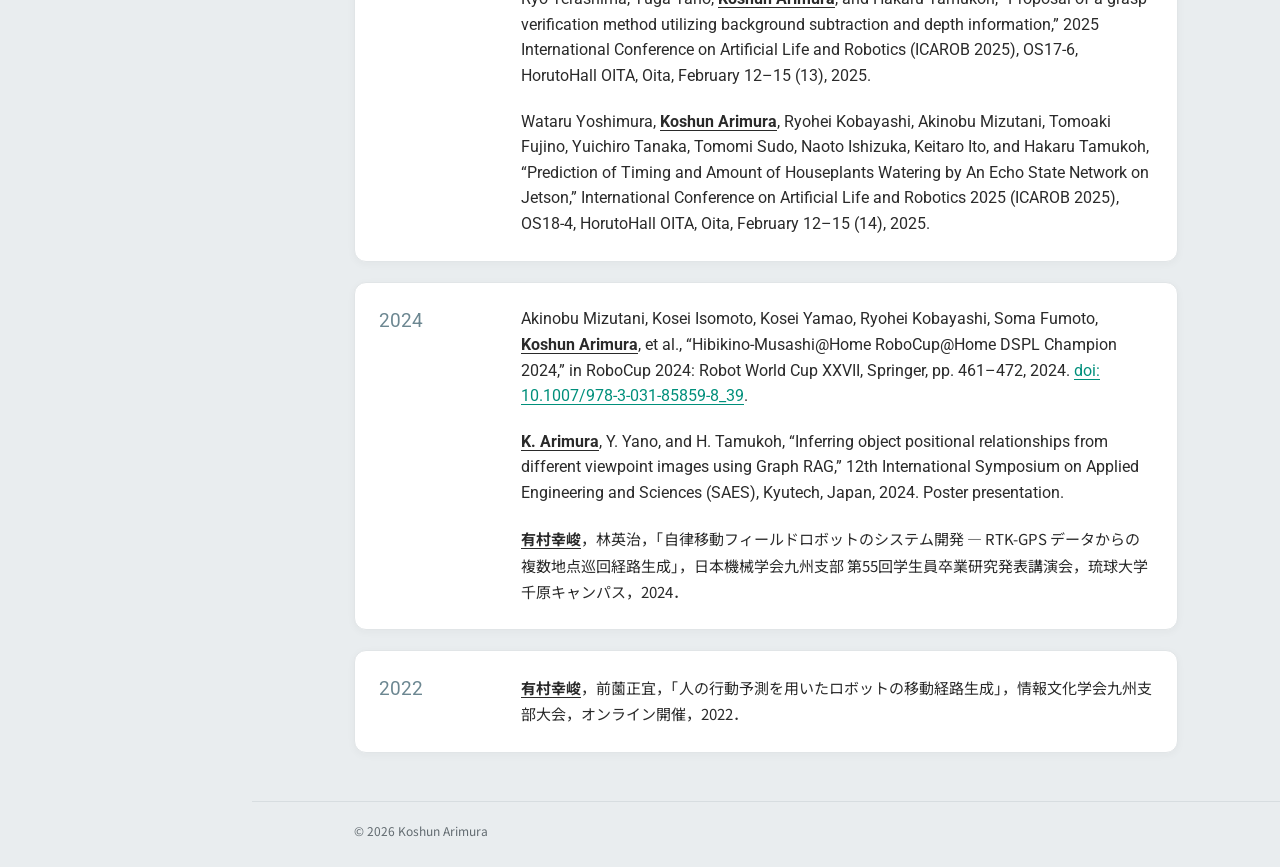
<file: ja/publications.html>
<!doctype html>
<html lang="ja">
<head>
    <meta charset="utf-8">
    <meta name="viewport" content="width=device-width, initial-scale=1">
    <meta name="description" content="有村幸峻の論文・学会発表一覧。ロボティクスと人間とロボットのインタラクションに関する研究業績を掲載しています。">
    <meta property="og:site_name" content="有村幸峻 | Koshun Arimura">
    <meta property="og:title" content="業績 | 有村幸峻">
    <meta property="og:description" content="有村幸峻の論文・学会発表一覧。">
    <meta property="og:url" content="https://arimurakoshun.github.io/ja/publications.html">
    <meta property="og:type" content="website">
    <meta property="og:image" content="https://arimurakoshun.github.io/images/portrait-circle.png">
    <title>業績 | 有村幸峻 — Koshun Arimura</title>
    <link rel="alternate" hreflang="en" href="https://arimurakoshun.github.io/publications.html">
    <link rel="alternate" hreflang="ja" href="https://arimurakoshun.github.io/ja/publications.html">
    <link rel="alternate" hreflang="x-default" href="https://arimurakoshun.github.io/publications.html">
    <link rel="icon" href="/favicon.ico" sizes="32x32">
    <link rel="icon" href="/favicon.png" type="image/png" sizes="192x192">
    <link rel="apple-touch-icon" href="/apple-touch-icon.png">
    <link rel="preconnect" href="https://fonts.googleapis.com">
    <link rel="preconnect" href="https://fonts.gstatic.com" crossorigin>
    <link href="https://fonts.googleapis.com/css2?family=Roboto:wght@400;500;600&family=Noto+Sans+JP:wght@400;500;600&family=Oswald:wght@400;500&family=Playfair+Display:wght@400;500&display=swap" rel="stylesheet">
    <link rel="stylesheet" href="../styles.css?v=25">
    <script src="../main.js?v=2" defer></script>
</head>
<body data-page="publications">
    <div id="site-sidebar"></div>
    <nav class="language-switch" id="site-language-switch" aria-label="Language">
        <a href="/ja/publications.html" aria-current="page">日本語</a><span>/</span><a href="/publications.html">English</a>
    </nav>
    <main class="page-main">
        <div class="content page-content">
            <header class="page-header">
                <h1>業績</h1>
            </header>

            <nav class="year-nav" aria-label="年を選択">
                <a href="#pub-2026">2026</a>
                <a href="#pub-2025">2025</a>
                <a href="#pub-2024">2024</a>
                <a href="#pub-2022">2022</a>
            </nav>

            <section class="year-group" aria-labelledby="pub-2026">
                <h2 class="year" id="pub-2026">2026</h2>
                <ul class="citation-list">
                    <li><strong class="author-name">K. Arimura</strong>, Y. Yano, and H. Tamukoh, “Image-to-Image Scene Matching by Representing Semantic Structures using Scene Graphs,” in Proc. SPIE, vol. 14072, IWAIT 2026, Kaohsiung, Taiwan, 2026. <a href="https://doi.org/10.1117/12.3101360" target="_blank" rel="noopener noreferrer">doi: 10.1117/12.3101360</a>. Best Paper Award.</li>
                    <li>Ryo Terashima, Yuga Yano, <strong class="author-name">Koshun Arimura</strong>, and Hakaru Tamukoh, “Real-Time Service Robot Replanning via Simple Button Interaction for Improved Task Success and User Experience,” in Proc. 2026 IEEE 35th International Conference on Robot and Human Interactive Communication (RO-MAN), pp. 1154–1159, 2026. <a href="https://arxiv.org/abs/2609.17541" target="_blank" rel="noopener noreferrer">arXiv:2609.17541</a>.</li>
                    <li>Ryo Terashima, Yuga Yano, <strong class="author-name">Koshun Arimura</strong>, and Hakaru Tamukoh, “Grid-Based Marking Prompt Framework for Spatial Understanding in Vision–Language Models,” 2026 IEEE/SICE International Symposium on System Integration (SII 2026), WeCT5.1, Cancun Center, Cancun, January 11–14 (14), 2026.</li>
                    <li lang="ja"><strong class="author-name">有村幸峻</strong>，矢野優雅，金岡大樹，川西康友，田向権，“PROSPECTOR：物体分布と常識推論を用いた物体存在スコア推定に基づくロボット物体探索，” 第29回画像の認識・理解シンポジウム（MIRU 2026），ポスター，2026年8月5日．</li>
                    <li lang="ja">MIRU 2026 若手プログラム「発表資料・プロジェクト公開」班，「わかりやすいプロジェクトページを求めて」，グループワーク発表ポスター，2026．共同制作メンバー：<strong class="author-name">有村幸峻</strong>，大海佑介，近野翼，菅谷友稀，竹崎隼平，山本陸．<a href="https://drive.google.com/file/d/1B6WQ377VrfpWHrXW50Kb-Wdj5l6gorxK/view?usp=sharing" target="_blank" rel="noopener noreferrer">ポスター</a> · <a href="https://shumpei-takezaki.github.io/MIRU2026_Wakate_Project_Pages/" target="_blank" rel="noopener noreferrer">プロジェクトページ</a>．</li>
                    <li lang="ja"><strong class="author-name">有村幸峻</strong>，渡邉治彦，山口旦，田中将栄，矢野優雅，田向権，“RoboCup@Home S-OPLから広がるシミュレーションを活用した人とロボットの共生への取り組み，” RSJ 2026オープンフォーラム，ポスター発表，2026．</li>
                    <li lang="ja"><strong class="author-name">有村幸峻</strong>，矢野優雅，田向権，“位置・参照Steeringによる凍結VLAの指差し指示への適応，” 日本発達神経科学会第15回学術集会，ポスター発表，2026．</li>
                </ul>
            </section>

            <section class="year-group" aria-labelledby="pub-2025">
                <h2 class="year" id="pub-2025">2025</h2>
                <ul class="citation-list">
                    <li>Ryohei Kobayashi, Kosei Isomoto, Kosei Yamao, Soma Fumoto, <strong class="author-name">Koshun Arimura</strong>, et al., “Hibikino-Musashi@Home 2025 Team Description Paper,” <a href="https://arxiv.org/abs/2511.20180" target="_blank" rel="noopener noreferrer">arXiv:2511.20180</a>, 2025.</li>
                    <li><strong class="author-name">K. Arimura</strong>, Y. Yano, and H. Tamukoh, “Interactive Verbal Robot Guidance for Human Indoor Navigation via Hierarchical Scene Graph Landmarks,” FIELD Workshop at IEEE RO-MAN 2025, Eindhoven, the Netherlands, 2025.</li>
                    <li>Ryo Terashima, Yuga Yano, <strong class="author-name">Koshun Arimura</strong>, and Hakaru Tamukoh, “Seamless Task Replanning via Intuitive and Simple User Feedback for Human-Robot Interaction Tasks,” RO-MAN 2025 Workshop: Robot and Human Interaction on Field Robots and Competitions (FRC Workshop), Eindhoven University of Technology (TU/e), Eindhoven, August 25–29 (29), 2025.</li>
                    <li>Ryo Terashima, Yuga Yano, <strong class="author-name">Koshun Arimura</strong>, and Hakaru Tamukoh, “Number-Marked Prompting for Empty Space Estimation Considering Object Relationships in Unknown Environments,” 12th International Conference on Informatics, Electronics &amp; Vision (ICIEV), 59, Kitakyushu International Conference Center, Kitakyushu, May 26–29 (28), 2025.</li>
                    <li><strong class="author-name">K. Arimura</strong>, Y. Yano, T. Kawabata, and H. Tamukoh, “Integrating Advanced Speech Recognition and Human Attribute Detection for Enhanced Receptionist Tasks in RoboCup@Home,” International Conference on Artificial Life and Robotics (ICAROB), Oita, 2025.</li>
                    <li>Ryo Terashima, Yuga Yano, <strong class="author-name">Koshun Arimura</strong>, and Hakaru Tamukoh, “Proposal of a grasp verification method utilizing background subtraction and depth information,” 2025 International Conference on Artificial Life and Robotics (ICAROB 2025), OS17-6, HorutoHall OITA, Oita, February 12–15 (13), 2025.</li>
                    <li>Wataru Yoshimura, <strong class="author-name">Koshun Arimura</strong>, Ryohei Kobayashi, Akinobu Mizutani, Tomoaki Fujino, Yuichiro Tanaka, Tomomi Sudo, Naoto Ishizuka, Keitaro Ito, and Hakaru Tamukoh, “Prediction of Timing and Amount of Houseplants Watering by An Echo State Network on Jetson,” International Conference on Artificial Life and Robotics 2025 (ICAROB 2025), OS18-4, HorutoHall OITA, Oita, February 12–15 (14), 2025.</li>
                </ul>
            </section>

            <section class="year-group" aria-labelledby="pub-2024">
                <h2 class="year" id="pub-2024">2024</h2>
                <ul class="citation-list">
                    <li>Akinobu Mizutani, Kosei Isomoto, Kosei Yamao, Ryohei Kobayashi, Soma Fumoto, <strong class="author-name">Koshun Arimura</strong>, et al., “Hibikino-Musashi@Home RoboCup@Home DSPL Champion 2024,” in RoboCup 2024: Robot World Cup XXVII, Springer, pp. 461–472, 2024. <a href="https://doi.org/10.1007/978-3-031-85859-8_39" target="_blank" rel="noopener noreferrer">doi: 10.1007/978-3-031-85859-8_39</a>.</li>
                    <li><strong class="author-name">K. Arimura</strong>, Y. Yano, and H. Tamukoh, “Inferring object positional relationships from different viewpoint images using Graph RAG,” 12th International Symposium on Applied Engineering and Sciences (SAES), Kyutech, Japan, 2024. Poster presentation.</li>
                    <li lang="ja"><strong class="author-name">有村幸峻</strong>，林英治，「自律移動フィールドロボットのシステム開発 — RTK-GPS データからの複数地点巡回経路生成」，日本機械学会九州支部 第55回学生員卒業研究発表講演会，琉球大学千原キャンパス，2024．</li>
                </ul>
            </section>

            <section class="year-group" aria-labelledby="pub-2022">
                <h2 class="year" id="pub-2022">2022</h2>
                <ul class="citation-list">
                    <li lang="ja"><strong class="author-name">有村幸峻</strong>，前薗正宜，「人の行動予測を用いたロボットの移動経路生成」，情報文化学会九州支部大会，オンライン開催，2022．</li>
                </ul>
            </section>
        </div>
        <footer id="site-footer"></footer>
    </main>
</body>
</html>
</file>
<file: styles.css>
:root {
    color-scheme: light;
    --background: #e9edef;
    --ink: #2a2a2a;
    --soft: #626b70;
    --line: #d7dde0;
    --accent: #00d1b2;
    --accent-dark: #008f7b;
    --sidebar-width: 252px;
    --serif: Roboto, 'Noto Sans JP', sans-serif;
    --sans: Roboto, 'Noto Sans JP', sans-serif;
    --numbers: Roboto, 'Noto Sans JP', sans-serif;
}

*, *::before, *::after { box-sizing: border-box; }
html { scroll-behavior: smooth; }
body {
    margin: 0;
    background: var(--background);
    color: var(--ink);
    font-family: var(--sans);
    font-size: 16px;
    line-height: 1.55;
    -webkit-font-smoothing: antialiased;
}
body:lang(ja), [lang="ja"] { font-family: 'Noto Sans JP', sans-serif; }
a { color: inherit; }
img { max-width: 100%; }
h1, h2, h3, p, figure, ol, ul, dl, dd { margin: 0; }
:focus-visible { outline: 2px solid var(--accent-dark); outline-offset: 4px; }

.site-sidebar {
    position: fixed;
    inset: 0 auto 0 0;
    z-index: 10;
    width: var(--sidebar-width);
    padding: 43px 30px;
    background: var(--ink);
    color: #f8f9fa;
}
.sidebar-nav { display: flex; flex-direction: column; align-items: flex-start; gap: 23px; }
.sidebar-nav a {
    display: inline-block;
    padding: 8px 0;
    color: #aabcc2;
    font-size: 13px;
    font-weight: 500;
    line-height: 1.2;
    letter-spacing: .14em;
    text-decoration: none;
    text-transform: uppercase;
    transition: color .2s ease;
}
.sidebar-nav a:hover, .sidebar-nav a[aria-current="page"] { color: var(--accent); }
.language-switch { position: fixed; top: 20px; right: 24px; z-index: 20; display: flex; align-items: center; gap: 8px; margin: 0; padding: 9px 14px; border: 1px solid #d8dfe2; border-radius: 999px; background: #fff; color: #89979c; font-size: 13px; letter-spacing: .02em; box-shadow: 0 2px 8px rgb(42 42 42 / 5%); }
.language-switch a { color: #aabcc2; text-decoration: none; }
.language-switch a:hover, .language-switch a[aria-current="page"] { color: var(--accent); }
.social-links {
    display: flex;
    justify-content: space-between;
    align-items: center;
    width: 190px;
    margin-top: 31px;
    padding: 26px 5px 0;
    border-top: 1px solid #454d50;
}
.social-link { display: inline-flex; width: 28px; height: 28px; color: #f8f9fa; }
.social-link:hover { color: var(--accent); }
.social-link svg { width: 22px; height: 22px; }

.page-main { min-height: 100vh; margin-left: var(--sidebar-width); }
.content { width: min(824px, calc(100% - 80px)); margin-inline: auto; }
.eyebrow {
    color: var(--accent-dark);
    font-family: var(--sans);
    font-size: 12px;
    font-weight: 500;
    line-height: 1.3;
    letter-spacing: .11em;
    text-transform: uppercase;
}
.about-hero { margin-top: 48px; padding: 30px 30px 0; border: 1px solid #e1e5e7; border-radius: 12px; background: #fff; box-shadow: 0 2px 8px rgb(42 42 42 / 4%); }
.hero-grid { display: grid; grid-template-columns: minmax(0, 1fr) 260px; gap: 30px; padding: 0 0 28px; }
.hero-copy h1, .page-header h1 {
    font-family: var(--serif);
    font-size: clamp(40px, 3.9vw, 48px);
    font-weight: 400;
    line-height: 1.2;
    letter-spacing: -.025em;
}
.specialties { margin-top: 14px; color: var(--soft); font-size: 17px; line-height: 1.45; }
.intro-copy { margin-top: 34px; color: #42484b; }
.intro-copy p { line-height: 1.7; }
.hero-detail { margin-top: 32px; padding-top: 24px; border-top: 1px solid var(--line); }
.focus-list { list-style: none; padding: 0; margin-top: 15px; }
.focus-list li { display: flex; gap: 15px; align-items: baseline; padding: 2px 0; font-family: var(--serif); font-size: 17px; line-height: 1.35; }
.focus-index { flex: 0 0 16px; font-family: var(--numbers); font-size: 14px; }
.focus-ampersand { font-family: inherit; }
.tools-detail { margin-top: 10px; padding-top: 13px; }
.tool-list { margin-top: 11px; }
.tool-list > div { display: grid; grid-template-columns: 142px minmax(0, 1fr); gap: 0; padding: 2px 0; }
.tool-list dt { color: var(--soft); font-size: 11px; letter-spacing: .08em; text-transform: uppercase; }
.tool-list dd { color: #42484b; font-size: 15px; line-height: 1.4; }
.portrait { padding-top: 3px; }
.portrait img { display: block; width: 260px; height: 260px; border-radius: 50%; border: 1px solid var(--line); object-fit: cover; }

.section-shell { padding: 0; margin: 20px 0; }
.section-shell > .content { padding: 24px; border: 1px solid #e1e5e7; border-radius: 12px; background: #fff; box-shadow: 0 2px 8px rgb(42 42 42 / 4%); }
.section-title { font-family: var(--serif); font-size: 31px; font-weight: 400; line-height: 1.3; }
.section-title-row { display: flex; justify-content: space-between; align-items: baseline; gap: 16px; }
.cv-pdf-link { color: var(--accent-dark); font-size: 13px; text-decoration: underline; text-underline-offset: 4px; white-space: nowrap; }
.section-eyebrow { margin-top: 8px; margin-bottom: 12px; }
.cv-list, .competition-list { border-bottom: 1px solid var(--line); }
.cv-row, .competition-row { display: grid; grid-template-columns: 142px minmax(0, 1fr); border-top: 1px solid var(--line); padding: 9px 0 10px; }
.year { color: #6c8791; font-family: var(--numbers); font-size: 17px; font-weight: 400; line-height: 1.5; white-space: nowrap; }
.cv-row p { font-size: 17px; line-height: 1.4; }
.cv-row p + p { margin-top: 2px; }
.fellowship-heading { margin-top: 25px; }
.competition-row { padding: 10px 0 11px; }
.competition-row ul { list-style: none; padding: 0; }
.competition-row li { display: flex; gap: 11px; align-items: baseline; font-size: 15px; line-height: 1.48; }
.competition-row li::before { content: ''; flex: 0 0 11px; height: 1px; background: var(--accent-dark); transform: translateY(-4px); }
.contact-section { padding-bottom: 52px; }
.contact-section p { margin-top: 11px; color: var(--soft); }
.contact-section a { display: inline-block; margin-top: 13px; color: var(--accent-dark); text-decoration-color: var(--accent); text-underline-offset: 4px; overflow-wrap: anywhere; }

.page-content { padding-bottom: 48px; }
.page-header { padding: 80px 0 31px; }
.page-header > p { margin-top: 12px; color: var(--soft); }
.year-nav { display: flex; flex-wrap: wrap; gap: 8px; margin-top: 20px; }
.year-nav a { padding: 5px 12px; border: 1px solid #d5dbde; border-radius: 999px; color: var(--soft); font-family: var(--numbers); font-size: 14px; text-decoration: none; transition: background-color .2s ease, color .2s ease, border-color .2s ease; }
.year-nav a:hover { border-color: var(--accent-dark); background: #fff; color: var(--accent-dark); }
.year-group { display: grid; grid-template-columns: 142px minmax(0, 1fr); gap: 0; margin-top: 20px; padding: 24px; border: 1px solid #e1e5e7; border-radius: 12px; background: #fff; box-shadow: 0 2px 8px rgb(42 42 42 / 4%); }
.year-group .year { font-size: 19px; }
.citation-list { list-style: none; padding: 0; }
.citation-list li { font-family: var(--serif); font-size: 15.5px; line-height: 1.65; overflow-wrap: break-word; }
.citation-list li[lang="ja"] { font-family: 'Noto Sans JP', sans-serif; font-size: 15px; line-height: 1.75; }
.citation-list li + li { margin-top: 20px; }
.citation-list .author-name { font-weight: 700; text-decoration: underline; text-decoration-thickness: 1px; text-underline-offset: 3px; }
.citation-list a { color: var(--accent-dark); text-decoration: underline; text-underline-offset: 3px; }

.awards-section { margin-top: 22px; padding: 24px; border: 1px solid #e1e5e7; border-radius: 12px; background: #fff; box-shadow: 0 2px 8px rgb(42 42 42 / 4%); }
.awards-section + .awards-section { margin-top: 20px; }
.awards-section .section-eyebrow { margin: 0 0 18px; font-size: 15px; font-weight: 600; line-height: 1.4; letter-spacing: .07em; }
.award-year-group { display: grid; grid-template-columns: 142px minmax(0, 1fr); padding: 12px 0; }
.award-year-group .year { font-size: 19px; }
.award-entry + .award-entry { margin-top: 20px; }
.award-entry h3 { font-family: var(--serif); font-size: 18px; font-weight: 400; line-height: 1.4; }
.award-description { margin-top: 7px; color: var(--soft); font-size: 13px; }
.award-meta { display: flex; flex-wrap: wrap; align-items: center; gap: 7px 10px; margin-top: 9px; font-size: 13px; }
.award-meta strong { display: inline-flex; align-items: center; min-width: 0; padding: 3px 9px; border-radius: 4px; background: #e8f5f2; color: var(--accent-dark); font-size: 12px; font-weight: 600; line-height: 1.4; }
.award-meta span { padding-left: 10px; border-left: 1px solid var(--line); color: var(--soft); }


body:lang(ja) .focus-list { margin-top: 12px; }
body:lang(ja) .focus-list li { align-items: baseline; gap: 14px; padding: 7px 0; border-bottom: 1px solid #e6eaeb; font-family: var(--sans); font-size: 15px; line-height: 1.45; }
body:lang(ja) .focus-list li:last-child { border-bottom: 0; }
body:lang(ja) .focus-index { flex: 0 0 26px; color: var(--soft); font-size: 11px; font-weight: 500; letter-spacing: .05em; }
body:lang(ja) .tool-list { margin-top: 9px; }
body:lang(ja) .tool-list > div { grid-template-columns: 112px minmax(0, 1fr); align-items: baseline; padding: 7px 0; border-bottom: 1px solid #e6eaeb; }
body:lang(ja) .tool-list > div:last-child { border-bottom: 0; }
body:lang(ja) .tool-list dt { color: var(--soft); font-size: 10px; font-weight: 500; letter-spacing: .05em; }
body:lang(ja) .tool-list dd { color: #42484b; font-size: 14px; line-height: 1.45; }

#site-footer { border-top: 1px solid var(--line); }
.footer-content { display: flex; justify-content: space-between; gap: 20px; padding: 20px 0 27px; color: var(--soft); font-size: 12px; }

@media (max-width: 1050px) {
    .hero-grid { grid-template-columns: minmax(0, 1fr) 210px; gap: 34px; }
    .portrait img { width: 210px; height: 210px; }
    .content { width: min(824px, calc(100% - 56px)); }
}

@media (max-width: 900px) {
    .site-sidebar { position: sticky; inset: 0 0 auto; width: 100%; height: auto; padding: 10px 25px; display: flex; justify-content: space-between; align-items: center; gap: 18px; }
    .sidebar-nav { flex-direction: row; flex-wrap: wrap; gap: 5px 18px; }
    .sidebar-nav a { padding: 7px 0; font-size: 12px; }
    .social-links { flex: 0 0 auto; width: auto; gap: 14px; margin: 0; padding: 0; border: 0; }
    .social-link, .social-link svg { width: 19px; height: 19px; }
    .page-main { margin-left: 0; }
    .content { width: min(824px, calc(100% - 50px)); }
    .about-hero { margin-top: 28px; }
    .page-header { padding-top: 48px; }
}

@media (max-width: 680px) {
    .site-sidebar { flex-wrap: wrap; padding: 8px 18px 10px; }
    .sidebar-nav { width: 100%; justify-content: space-between; gap: 4px 8px; }
    .sidebar-nav a { font-size: 10px; letter-spacing: .07em; }
    .language-switch { top: 10px; right: 10px; padding: 6px 10px; font-size: 11px; }
    .social-links { gap: 18px; }
    .content { width: calc(100% - 36px); }
    .about-hero { padding: 20px 18px 0; }
    .hero-grid { display: flex; flex-direction: column-reverse; gap: 23px; }
    .portrait img { width: 160px; height: 160px; }
    .hero-copy h1, .page-header h1 { font-size: 38px; }
    .specialties { font-size: 16px; }
    .intro-copy { margin-top: 30px; }
    .intro-copy br { display: none; }
    .tool-list > div { grid-template-columns: 110px minmax(0, 1fr); gap: 8px; }
    .cv-row, .competition-row, .year-group, .award-year-group { grid-template-columns: 1fr; gap: 7px; }
    .section-title-row { flex-wrap: wrap; }
    .cv-row p { font-size: 16px; }
    .year { font-size: 16px; }
    .year-group { padding: 22px 0 27px; }
    .citation-list li + li { margin-top: 20px; }
    .footer-content { flex-direction: column; gap: 3px; }
}

@media (prefers-reduced-motion: reduce) {
    html { scroll-behavior: auto; }
    .sidebar-nav a { transition: none; }
}

.hero-name-ja {
    margin-top: 4px;
    color: var(--soft);
    font-family: 'Noto Sans JP', sans-serif;
    font-size: 22px;
    font-weight: 500;
    line-height: 1.4;
}
</file>
